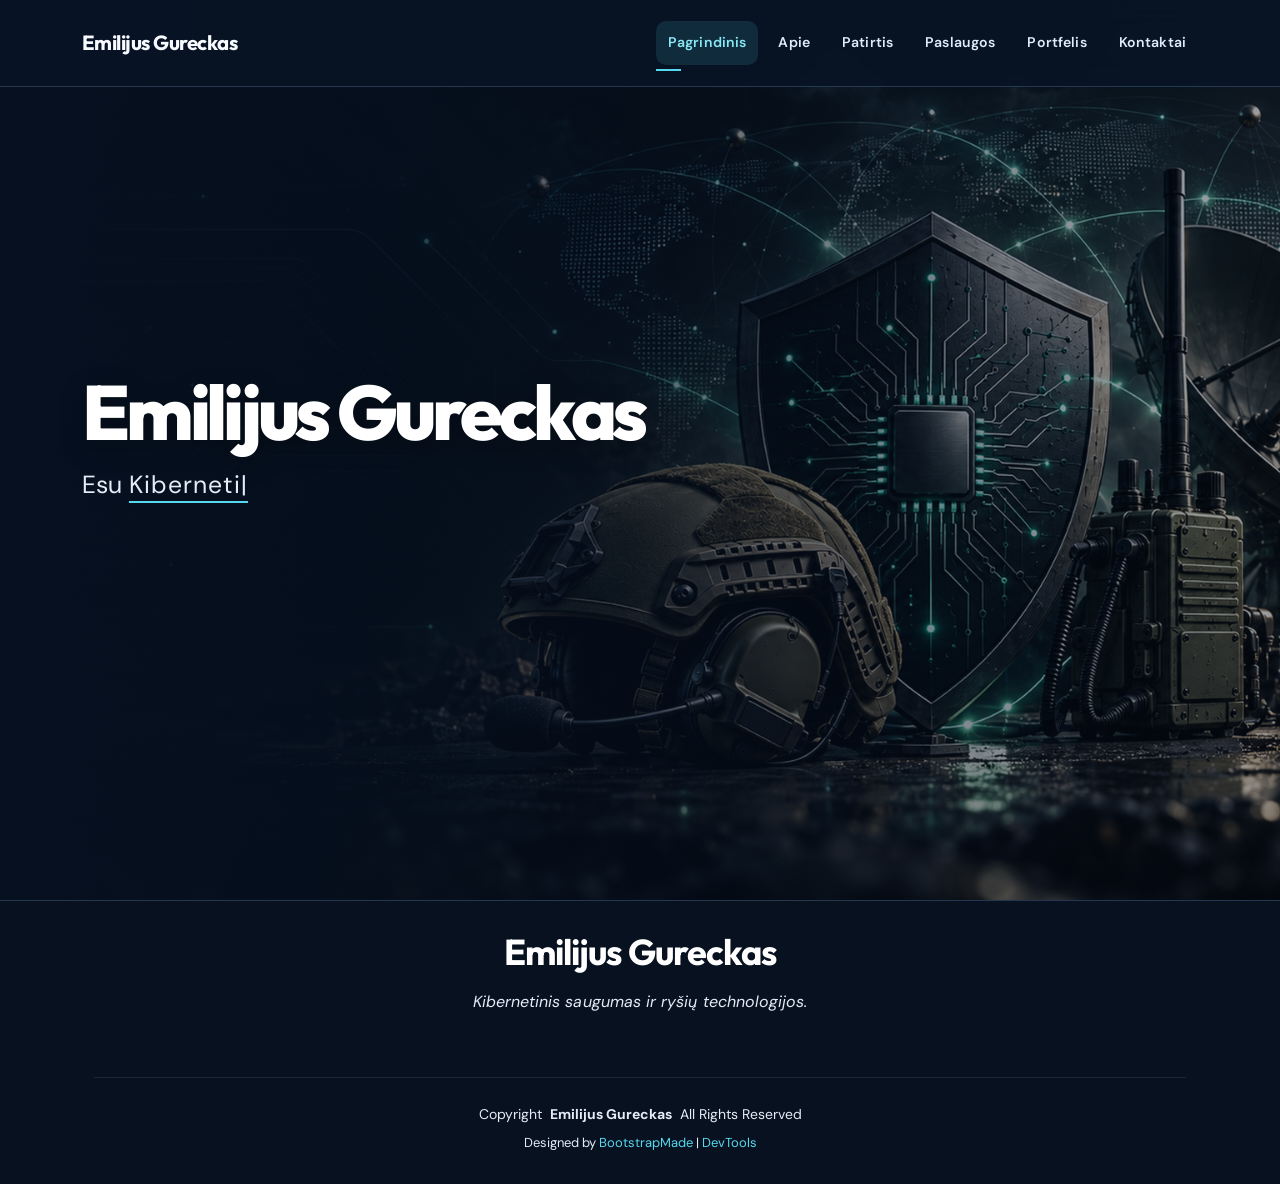
<file: index.html>
<!DOCTYPE html>

<html lang="lt">
<head>
<meta charset="utf-8"/>
<meta content="width=device-width, initial-scale=1.0" name="viewport"/>
<title>Mano CV</title>
<meta content="Emilijus Gureckas" name="author"/>
<meta content="Emilijus Gureckas CV puslapis." name="description"/>
<meta content="" name="keywords"/>
<link href="assets/img/favicon.png" rel="icon"/>
<link href="assets/img/apple-touch-icon.png" rel="apple-touch-icon"/>
<link href="https://fonts.googleapis.com" rel="preconnect"/>
<link crossorigin="" href="https://fonts.gstatic.com" rel="preconnect"/>
<link href="https://fonts.googleapis.com/css2?family=Roboto:ital,wght@0,100;0,300;0,400;0,500;0,700;0,900;1,100;1,300;1,400;1,500;1,700;1,900&amp;family=Poppins:ital,wght@0,100;0,200;0,300;0,400;0,500;0,600;0,700;0,800;0,900;1,100;1,200;1,300;1,400;1,500;1,600;1,700;1,800;1,900&amp;family=Raleway:ital,wght@0,100;0,200;0,300;0,400;0,500;0,600;0,700;0,800;0,900;1,100;1,200;1,300;1,400;1,500;1,600;1,700;1,800;1,900&amp;display=swap" rel="stylesheet"/>
<link href="assets/vendor/bootstrap/css/bootstrap.min.css" rel="stylesheet"/>
<link href="assets/vendor/bootstrap-icons/bootstrap-icons.css" rel="stylesheet"/>
<link href="assets/vendor/aos/aos.css" rel="stylesheet"/>
<link href="assets/vendor/swiper/swiper-bundle.min.css" rel="stylesheet"/>
<link href="assets/vendor/glightbox/css/glightbox.min.css" rel="stylesheet"/>
<link href="assets/css/main.css" rel="stylesheet"/>
<link href="assets/css/custom.css" rel="stylesheet"/>
</head>
<body class="index-page">
<header class="header d-flex align-items-center fixed-top" id="header">
<div class="container-fluid container-xl position-relative d-flex align-items-center justify-content-between">
<a class="logo d-flex align-items-center" href="index.html">
<h1 class="sitename">Emilijus Gureckas</h1>
</a>
<nav class="navmenu" id="navmenu">
<ul>
<li><a class="active" href="index.html">Pagrindinis</a></li>
<li><a href="about.html">Apie</a></li>
<li><a href="resume.html">Patirtis</a></li>
<li><a href="services.html">Paslaugos</a></li>
<li><a href="portfolio.html">Portfelis</a></li>
<li><a href="contact.html">Kontaktai</a></li>
</ul>
<i class="mobile-nav-toggle d-xl-none bi bi-list"></i>
</nav>
</div>
</header>
<main class="main">
<section class="hero section dark-background" id="hero">
<img alt="Svetainės iliustracija" data-aos="fade-in" src="assets/img/hero-bg.png"/>
<div class="container" data-aos="zoom-out" data-aos-delay="100">
<h2>Emilijus Gureckas</h2>
<p>Esu <span class="typed" data-typed-items="Kibernetinio saugumo ir ryšių technologijų studentas"></span><span class="typed-cursor typed-cursor--blink"></span></p>
<div class="social-links">
</div>
</div>
</section>
</main>
<footer class="footer dark-background" id="footer">
<div class="container">
<h3 class="sitename">Emilijus Gureckas</h3>
<p>Kibernetinis saugumas ir ryšių technologijos.</p>
<div class="social-links d-flex justify-content-center">
</div>
<div class="container">
<div class="copyright">
<span>Copyright</span> <strong class="px-1 sitename">Emilijus Gureckas</strong> <span>All Rights Reserved</span>
</div>
<div class="credits">

          
          
          Designed by <a href="https://bootstrapmade.com/">BootstrapMade</a> | <a href="https://bootstrapmade.com/tools/">DevTools</a>
</div>
</div>
</div>
</footer>
<a class="scroll-top d-flex align-items-center justify-content-center" href="#" id="scroll-top"><i class="bi bi-arrow-up-short"></i></a>
<div id="preloader"></div>
<script src="assets/vendor/bootstrap/js/bootstrap.bundle.min.js"></script>
<script src="assets/vendor/php-email-form/validate.js"></script>
<script src="assets/vendor/aos/aos.js"></script>
<script src="assets/vendor/typed.js/typed.umd.js"></script>
<script src="assets/vendor/purecounter/purecounter_vanilla.js"></script>
<script src="assets/vendor/waypoints/noframework.waypoints.js"></script>
<script src="assets/vendor/swiper/swiper-bundle.min.js"></script>
<script src="assets/vendor/glightbox/js/glightbox.min.js"></script>
<script src="assets/vendor/imagesloaded/imagesloaded.pkgd.min.js"></script>
<script src="assets/vendor/isotope-layout/isotope.pkgd.min.js"></script>
<script src="assets/js/main.js"></script>
</body>
</html>
</file>
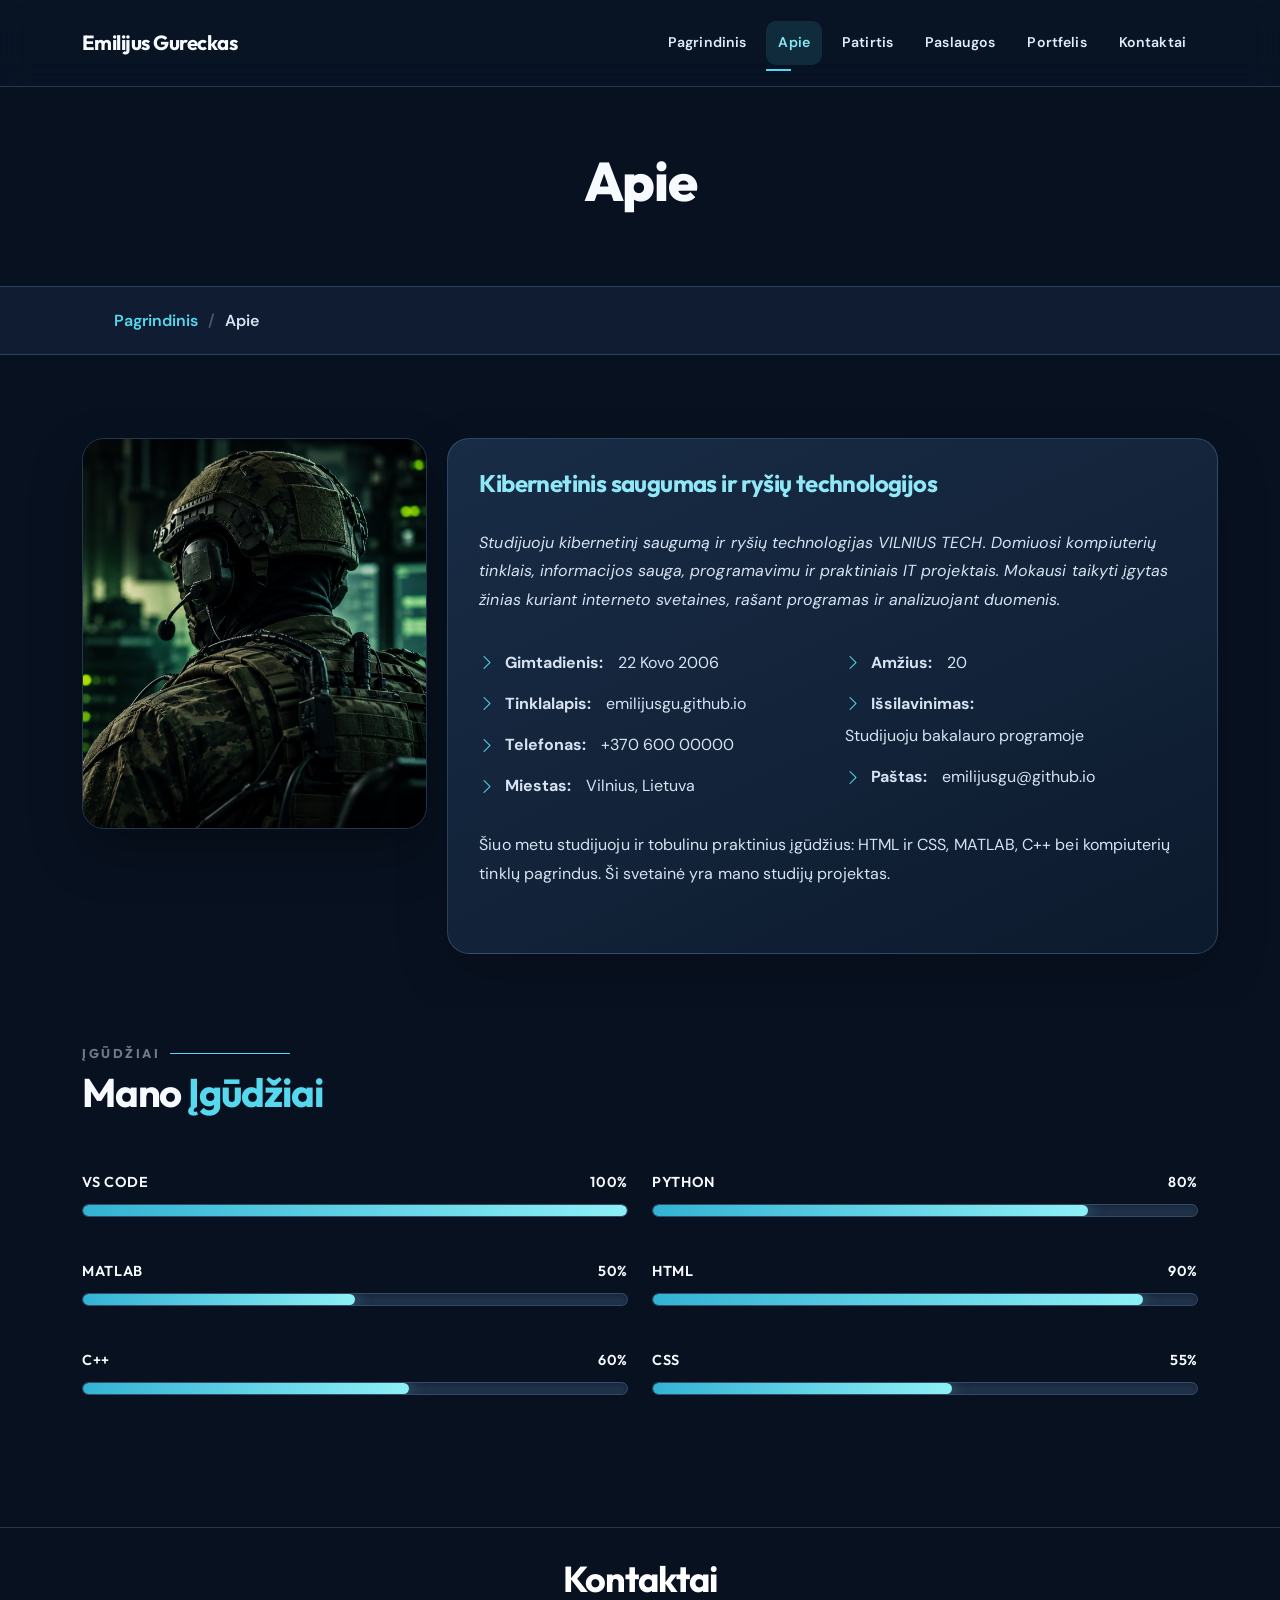
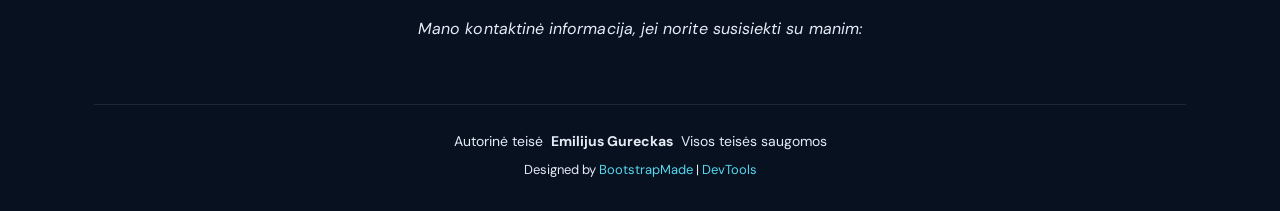
<file: about.html>
<!DOCTYPE html>

<html lang="lt">
<head>
<meta charset="utf-8"/>
<meta content="width=device-width, initial-scale=1.0" name="viewport"/>
<title>Apie – Emilijus Gureckas</title>
<meta content="" name="author"/>
<meta content="" name="description"/>
<meta content="" name="keywords"/>
<link href="assets/img/favicon.png" rel="icon"/>
<link href="assets/img/apple-touch-icon.png" rel="apple-touch-icon"/>
<link href="https://fonts.googleapis.com" rel="preconnect"/>
<link crossorigin="" href="https://fonts.gstatic.com" rel="preconnect"/>
<link href="https://fonts.googleapis.com/css2?family=Roboto:ital,wght@0,100;0,300;0,400;0,500;0,700;0,900;1,100;1,300;1,400;1,500;1,700;1,900&amp;family=Poppins:ital,wght@0,100;0,200;0,300;0,400;0,500;0,600;0,700;0,800;0,900;1,100;1,200;1,300;1,400;1,500;1,600;1,700;1,800;1,900&amp;family=Raleway:ital,wght@0,100;0,200;0,300;0,400;0,500;0,600;0,700;0,800;0,900;1,100;1,200;1,300;1,400;1,500;1,600;1,700;1,800;1,900&amp;display=swap" rel="stylesheet"/>
<link href="assets/vendor/bootstrap/css/bootstrap.min.css" rel="stylesheet"/>
<link href="assets/vendor/bootstrap-icons/bootstrap-icons.css" rel="stylesheet"/>
<link href="assets/vendor/aos/aos.css" rel="stylesheet"/>
<link href="assets/vendor/swiper/swiper-bundle.min.css" rel="stylesheet"/>
<link href="assets/vendor/glightbox/css/glightbox.min.css" rel="stylesheet"/>
<link href="assets/css/main.css" rel="stylesheet"/>
<link href="assets/css/custom.css" rel="stylesheet"/>
</head>
<body class="about-page">
<header class="header d-flex align-items-center fixed-top" id="header">
<div class="container-fluid container-xl position-relative d-flex align-items-center justify-content-between">
<a class="logo d-flex align-items-center" href="index.html">
<h1 class="sitename">Emilijus Gureckas</h1>
</a>
<nav class="navmenu" id="navmenu">
<ul>
<li><a href="index.html">Pagrindinis</a></li>
<li><a class="active" href="about.html">Apie</a></li>
<li><a href="resume.html">Patirtis</a></li>
<li><a href="services.html">Paslaugos</a></li>
<li><a href="portfolio.html">Portfelis</a></li>
<li><a href="contact.html">Kontaktai</a></li>
</ul>
<i class="mobile-nav-toggle d-xl-none bi bi-list"></i>
</nav>
</div>
</header>
<main class="main">
<div class="page-title" data-aos="fade">
<div class="heading">
<div class="container">
<div class="row d-flex justify-content-center text-center">
<div class="col-lg-8">
<h1>Apie</h1>
</div>
</div>
</div>
</div>
<nav class="breadcrumbs">
<div class="container">
<ol>
<li><a href="index.html">Pagrindinis</a></li>
<li class="current">Apie</li>
</ol>
</div>
</nav>
</div>
<section class="about section" id="about">
<div class="container" data-aos="fade-up" data-aos-delay="100">
<div class="row gy-4 justify-content-center">
<div class="col-lg-4">
<img alt="Emilijaus Gurecko profilio nuotrauka" class="img-fluid" src="assets/img/profile-img.png"/>
</div>
<div class="col-lg-8 content">
<h2>Kibernetinis saugumas ir ryšių technologijos</h2>
<p class="fst-italic py-3">
              Studijuoju kibernetinį saugumą ir ryšių technologijas VILNIUS TECH. Domiuosi kompiuterių tinklais, informacijos sauga, programavimu ir praktiniais IT projektais. Mokausi taikyti įgytas žinias kuriant interneto svetaines, rašant programas ir analizuojant duomenis.
            </p>
<div class="row">
<div class="col-lg-6">
<ul>
<li><i class="bi bi-chevron-right"></i> <strong>Gimtadienis:</strong> <span>22 Kovo 2006</span></li>
<li><i class="bi bi-chevron-right"></i> <strong>Tinklalapis:</strong> <span>emilijusgu.github.io</span></li>
<li><i class="bi bi-chevron-right"></i> <strong>Telefonas:</strong> <span>+370 600 00000</span></li>
<li><i class="bi bi-chevron-right"></i> <strong>Miestas:</strong> <span>Vilnius, Lietuva</span></li>
</ul>
</div>
<div class="col-lg-6">
<ul>
<li><i class="bi bi-chevron-right"></i> <strong>Amžius:</strong> <span>20</span></li>
<li><i class="bi bi-chevron-right"></i> <strong>Išsilavinimas:</strong> <span>Studijuoju bakalauro programoje</span></li>
<li><i class="bi bi-chevron-right"></i> <strong>Paštas:</strong> <span>emilijusgu@github.io</span></li>
</ul>
</div>
</div>
<p class="py-3">
              Šiuo metu studijuoju ir tobulinu praktinius įgūdžius: HTML ir CSS, MATLAB, C++ bei kompiuterių tinklų pagrindus. Ši svetainė yra mano studijų projektas.
            </p>
</div>
</div>
</div>
</section>
<section class="skills section" id="skills">
<div class="container section-title" data-aos="fade-up">
<h2>Įgūdžiai</h2>
<div><span>Mano</span> <span class="description-title">Įgūdžiai</span></div>
</div>
<div class="container" data-aos="fade-up" data-aos-delay="100">
<div class="row skills-content skills-animation">
<div class="col-lg-6">
<div class="progress">
<span class="skill"><span>VS CODE</span> <i class="val">100%</i></span>
<div class="progress-bar-wrap">
<div aria-valuemax="100" aria-valuemin="0" aria-valuenow="100" class="progress-bar" role="progressbar"></div>
</div>
</div>
<div class="progress">
<span class="skill"><span>MATLAB</span> <i class="val">50%</i></span>
<div class="progress-bar-wrap">
<div aria-valuemax="100" aria-valuemin="0" aria-valuenow="50" class="progress-bar" role="progressbar"></div>
</div>
</div>
<div class="progress">
<span class="skill"><span>C++</span> <i class="val">60%</i></span>
<div class="progress-bar-wrap">
<div aria-valuemax="100" aria-valuemin="0" aria-valuenow="60" class="progress-bar" role="progressbar"></div>
</div>
</div>
</div>
<div class="col-lg-6">
<div class="progress">
<span class="skill"><span>PYTHON</span> <i class="val">80%</i></span>
<div class="progress-bar-wrap">
<div aria-valuemax="100" aria-valuemin="0" aria-valuenow="80" class="progress-bar" role="progressbar"></div>
</div>
</div>
<div class="progress">
<span class="skill"><span>HTML</span> <i class="val">90%</i></span>
<div class="progress-bar-wrap">
<div aria-valuemax="100" aria-valuemin="0" aria-valuenow="90" class="progress-bar" role="progressbar"></div>
</div>
</div>
<div class="progress">
<span class="skill"><span>CSS</span> <i class="val">55%</i></span>
<div class="progress-bar-wrap">
<div aria-valuemax="100" aria-valuemin="0" aria-valuenow="55" class="progress-bar" role="progressbar"></div>
</div>
</div>
</div>
</div>
</div>
</section>
</main>
<footer class="footer dark-background" id="footer">
<div class="container">
<h3 class="sitename">Kontaktai</h3>
<p>Mano kontaktinė informacija, jei norite susisiekti su manim:</p>
<div class="social-links d-flex justify-content-center">
</div>
<div class="container">
<div class="copyright">
<span>Autorinė teisė</span> <strong class="px-1 sitename">Emilijus Gureckas</strong> <span>Visos teisės saugomos</span>
</div>
<div class="credits">

          
          
          Designed by <a href="https://bootstrapmade.com/">BootstrapMade</a> | <a href="https://bootstrapmade.com/tools/">DevTools</a>
</div>
</div>
</div>
</footer>
<a class="scroll-top d-flex align-items-center justify-content-center" href="#" id="scroll-top"><i class="bi bi-arrow-up-short"></i></a>
<div id="preloader"></div>
<script src="assets/vendor/bootstrap/js/bootstrap.bundle.min.js"></script>
<script src="assets/vendor/php-email-form/validate.js"></script>
<script src="assets/vendor/aos/aos.js"></script>
<script src="assets/vendor/typed.js/typed.umd.js"></script>
<script src="assets/vendor/purecounter/purecounter_vanilla.js"></script>
<script src="assets/vendor/waypoints/noframework.waypoints.js"></script>
<script src="assets/vendor/swiper/swiper-bundle.min.js"></script>
<script src="assets/vendor/glightbox/js/glightbox.min.js"></script>
<script src="assets/vendor/imagesloaded/imagesloaded.pkgd.min.js"></script>
<script src="assets/vendor/isotope-layout/isotope.pkgd.min.js"></script>
<script src="assets/js/main.js"></script>
</body>
</html>
</file>
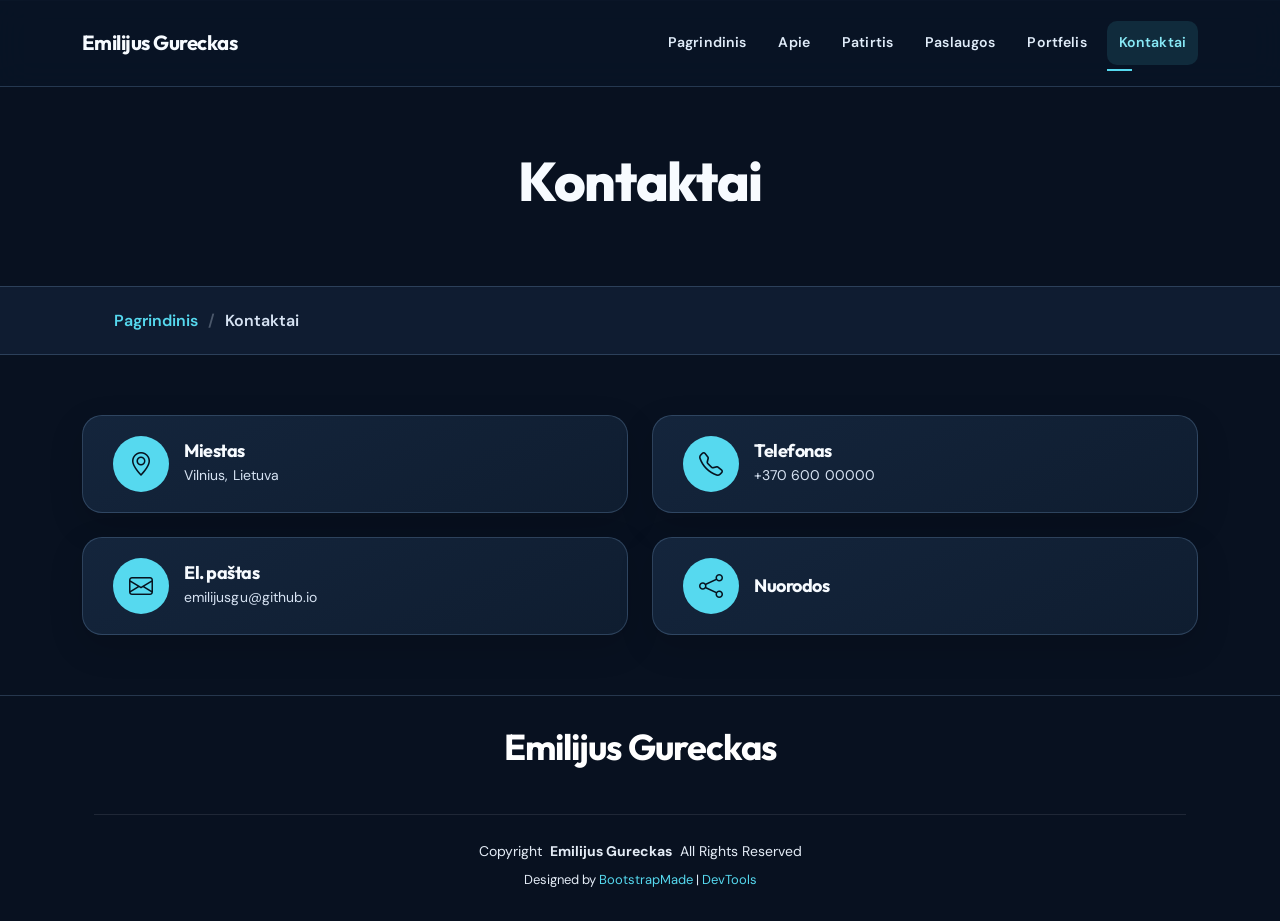
<file: contact.html>
<!DOCTYPE html>

<html lang="lt">
<head>
<meta charset="utf-8"/>
<meta content="width=device-width, initial-scale=1.0" name="viewport"/>
<title>Kontaktai – Emilijus Gureckas</title>
<meta content="" name="description"/>
<meta content="" name="keywords"/>
<link href="assets/img/favicon.png" rel="icon"/>
<link href="assets/img/apple-touch-icon.png" rel="apple-touch-icon"/>
<link href="https://fonts.googleapis.com" rel="preconnect"/>
<link crossorigin="" href="https://fonts.gstatic.com" rel="preconnect"/>
<link href="https://fonts.googleapis.com/css2?family=Roboto:ital,wght@0,100;0,300;0,400;0,500;0,700;0,900;1,100;1,300;1,400;1,500;1,700;1,900&amp;family=Poppins:ital,wght@0,100;0,200;0,300;0,400;0,500;0,600;0,700;0,800;0,900;1,100;1,200;1,300;1,400;1,500;1,600;1,700;1,800;1,900&amp;family=Raleway:ital,wght@0,100;0,200;0,300;0,400;0,500;0,600;0,700;0,800;0,900;1,100;1,200;1,300;1,400;1,500;1,600;1,700;1,800;1,900&amp;display=swap" rel="stylesheet"/>
<link href="assets/vendor/bootstrap/css/bootstrap.min.css" rel="stylesheet"/>
<link href="assets/vendor/bootstrap-icons/bootstrap-icons.css" rel="stylesheet"/>
<link href="assets/vendor/aos/aos.css" rel="stylesheet"/>
<link href="assets/vendor/swiper/swiper-bundle.min.css" rel="stylesheet"/>
<link href="assets/vendor/glightbox/css/glightbox.min.css" rel="stylesheet"/>
<link href="assets/css/main.css" rel="stylesheet"/>
<link href="assets/css/custom.css" rel="stylesheet"/>
</head>
<body class="contact-page">
<header class="header d-flex align-items-center fixed-top" id="header">
<div class="container-fluid container-xl position-relative d-flex align-items-center justify-content-between">
<a class="logo d-flex align-items-center" href="index.html">
<h1 class="sitename">Emilijus Gureckas</h1>
</a>
<nav class="navmenu" id="navmenu">
<ul>
<li><a href="index.html">Pagrindinis</a></li>
<li><a href="about.html">Apie</a></li>
<li><a href="resume.html">Patirtis</a></li>
<li><a href="services.html">Paslaugos</a></li>
<li><a href="portfolio.html">Portfelis</a></li>
<li><a class="active" href="contact.html">Kontaktai</a></li>
</ul>
<i class="mobile-nav-toggle d-xl-none bi bi-list"></i>
</nav>
</div>
</header>
<main class="main">
<div class="page-title" data-aos="fade">
<div class="heading">
<div class="container">
<div class="row d-flex justify-content-center text-center">
<div class="col-lg-8">
<h1>Kontaktai</h1>
</div>
</div>
</div>
</div>
<nav class="breadcrumbs">
<div class="container">
<ol>
<li><a href="index.html">Pagrindinis</a></li>
<li class="current">Kontaktai</li>
</ol>
</div>
</nav>
</div>
<section class="contact section" id="contact">
<div class="container" data-aos="fade-up" data-aos-delay="100">
<div class="row gy-4">
<div class="col-md-6">
<div class="info-item d-flex align-items-center" data-aos="fade-up" data-aos-delay="200">
<i class="icon bi bi-geo-alt flex-shrink-0"></i>
<div>
<h3>Miestas</h3>
<p>Vilnius, Lietuva</p>
</div>
</div>
</div>
<div class="col-md-6">
<div class="info-item d-flex align-items-center" data-aos="fade-up" data-aos-delay="300">
<i class="icon bi bi-telephone flex-shrink-0"></i>
<div>
<h3>Telefonas</h3>
<p>+370 600 00000</p>
</div>
</div>
</div>
<div class="col-md-6">
<div class="info-item d-flex align-items-center" data-aos="fade-up" data-aos-delay="400">
<i class="icon bi bi-envelope flex-shrink-0"></i>
<div>
<h3>El. paštas</h3>
<p>emilijusgu@github.io</p>
</div>
</div>
</div>
<div class="col-md-6">
<div class="info-item d-flex align-items-center" data-aos="fade-up" data-aos-delay="500">
<i class="icon bi bi-share flex-shrink-0"></i>
<div>
<h3>Nuorodos</h3>
<div class="social-links">
</div>
</div>
</div>
</div>
</div>
</div>
</section>
</main>
<footer class="footer dark-background" id="footer">
<div class="container">
<h3 class="sitename">Emilijus Gureckas</h3>

<div class="social-links d-flex justify-content-center">
</div>
<div class="container">
<div class="copyright">
<span>Copyright</span> <strong class="px-1 sitename">Emilijus Gureckas</strong> <span>All Rights Reserved</span>
</div>
<div class="credits">

          
          
          Designed by <a href="https://bootstrapmade.com/">BootstrapMade</a> | <a href="https://bootstrapmade.com/tools/">DevTools</a>
</div>
</div>
</div>
</footer>
<a class="scroll-top d-flex align-items-center justify-content-center" href="#" id="scroll-top"><i class="bi bi-arrow-up-short"></i></a>
<div id="preloader"></div>
<script src="assets/vendor/bootstrap/js/bootstrap.bundle.min.js"></script>
<script src="assets/vendor/php-email-form/validate.js"></script>
<script src="assets/vendor/aos/aos.js"></script>
<script src="assets/vendor/typed.js/typed.umd.js"></script>
<script src="assets/vendor/purecounter/purecounter_vanilla.js"></script>
<script src="assets/vendor/waypoints/noframework.waypoints.js"></script>
<script src="assets/vendor/swiper/swiper-bundle.min.js"></script>
<script src="assets/vendor/glightbox/js/glightbox.min.js"></script>
<script src="assets/vendor/imagesloaded/imagesloaded.pkgd.min.js"></script>
<script src="assets/vendor/isotope-layout/isotope.pkgd.min.js"></script>
<script src="assets/js/main.js"></script>
</body>
</html>
</file>
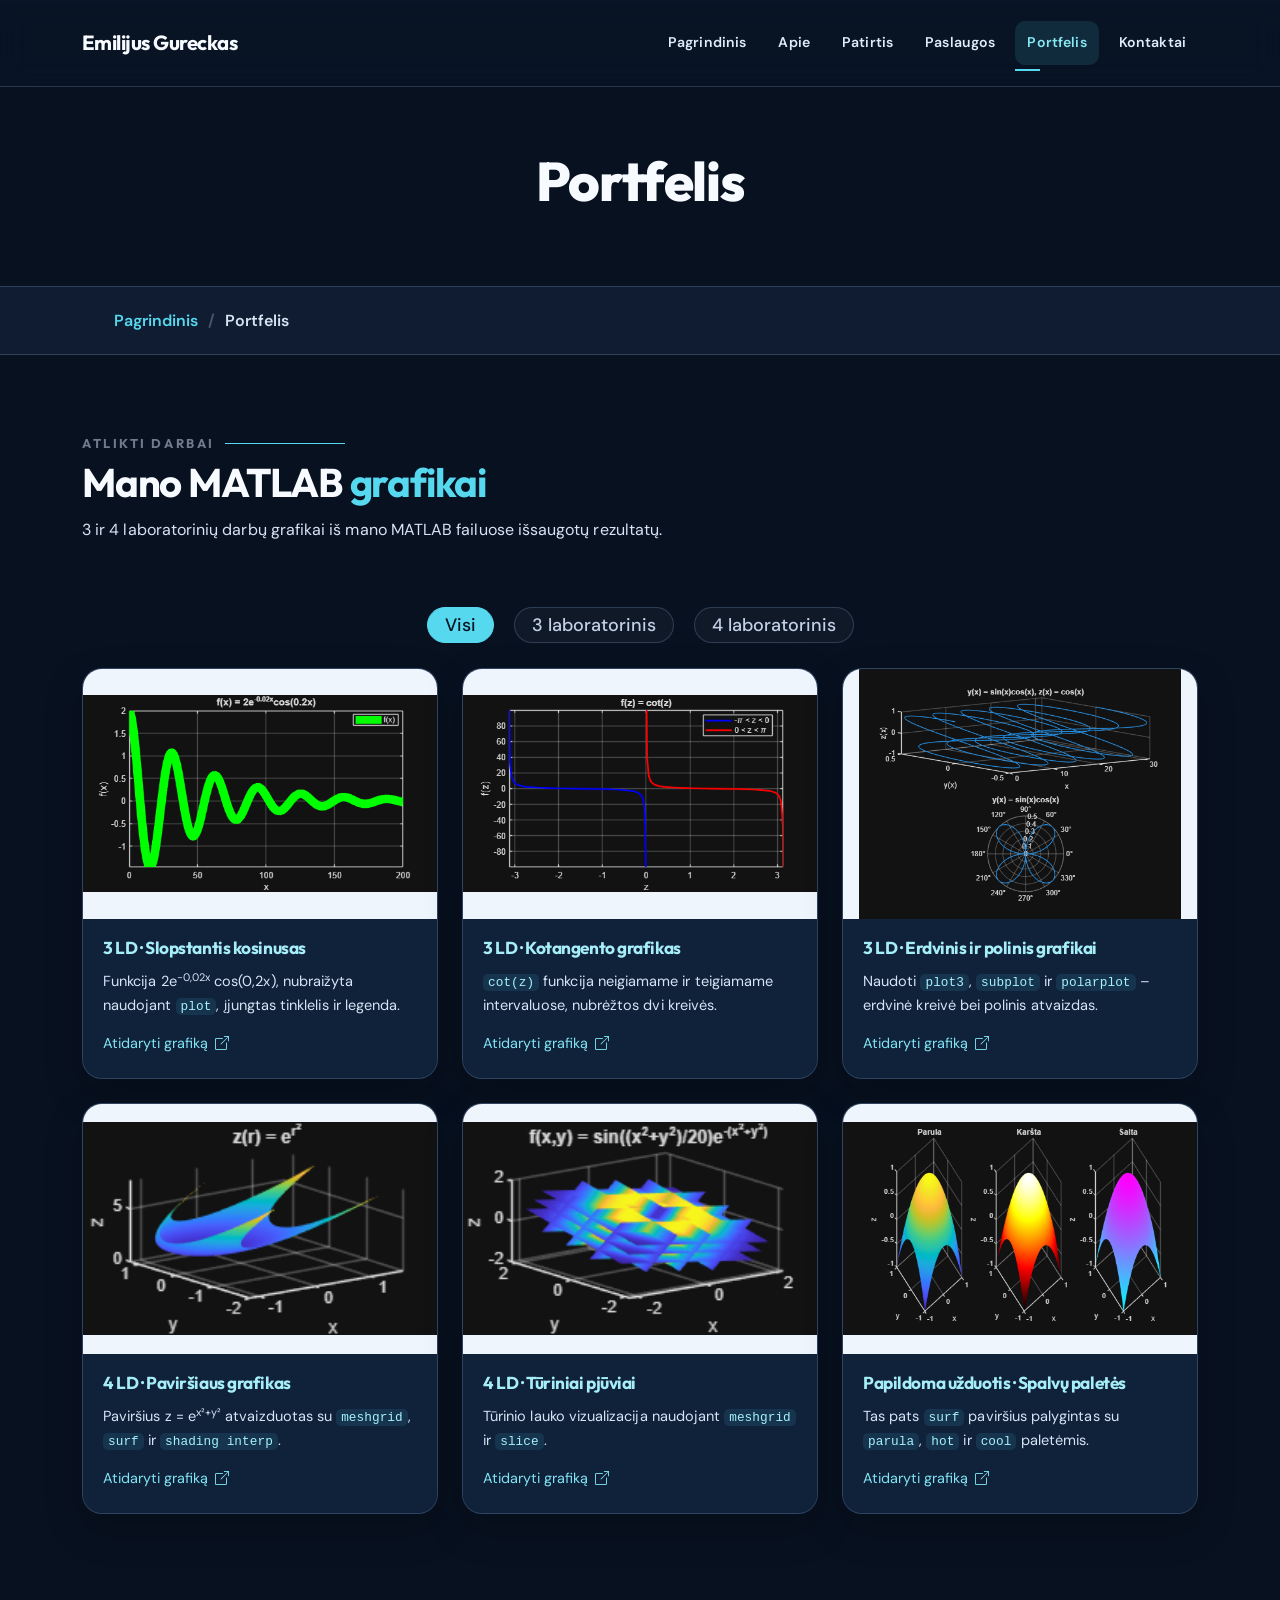
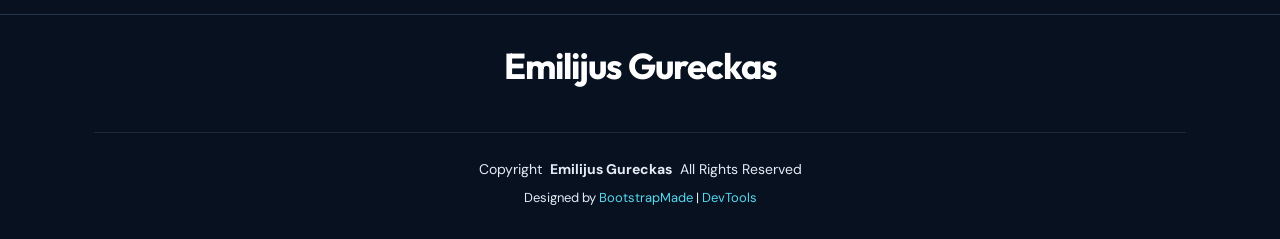
<file: portfolio.html>
<!DOCTYPE html>

<html lang="lt">
<head>
<meta charset="utf-8"/>
<meta content="width=device-width, initial-scale=1.0" name="viewport"/>
<title>Portfelis – Emilijus Gureckas</title>
<meta content="" name="description"/>
<meta content="" name="keywords"/>
<link href="assets/img/favicon.png" rel="icon"/>
<link href="assets/img/apple-touch-icon.png" rel="apple-touch-icon"/>
<link href="https://fonts.googleapis.com" rel="preconnect"/>
<link crossorigin="" href="https://fonts.gstatic.com" rel="preconnect"/>
<link href="https://fonts.googleapis.com/css2?family=Roboto:ital,wght@0,100;0,300;0,400;0,500;0,700;0,900;1,100;1,300;1,400;1,500;1,700;1,900&amp;family=Poppins:ital,wght@0,100;0,200;0,300;0,400;0,500;0,600;0,700;0,800;0,900;1,100;1,200;1,300;1,400;1,500;1,600;1,700;1,800;1,900&amp;family=Raleway:ital,wght@0,100;0,200;0,300;0,400;0,500;0,600;0,700;0,800;0,900;1,100;1,200;1,300;1,400;1,500;1,600;1,700;1,800;1,900&amp;display=swap" rel="stylesheet"/>
<link href="assets/vendor/bootstrap/css/bootstrap.min.css" rel="stylesheet"/>
<link href="assets/vendor/bootstrap-icons/bootstrap-icons.css" rel="stylesheet"/>
<link href="assets/vendor/aos/aos.css" rel="stylesheet"/>
<link href="assets/vendor/swiper/swiper-bundle.min.css" rel="stylesheet"/>
<link href="assets/vendor/glightbox/css/glightbox.min.css" rel="stylesheet"/>
<link href="assets/css/main.css" rel="stylesheet"/>
<link href="assets/css/custom.css" rel="stylesheet"/>
</head>
<body class="portfolio-page">
<header class="header d-flex align-items-center fixed-top" id="header">
<div class="container-fluid container-xl position-relative d-flex align-items-center justify-content-between">
<a class="logo d-flex align-items-center" href="index.html">
<h1 class="sitename">Emilijus Gureckas</h1>
</a>
<nav class="navmenu" id="navmenu">
<ul>
<li><a href="index.html">Pagrindinis</a></li>
<li><a href="about.html">Apie</a></li>
<li><a href="resume.html">Patirtis</a></li>
<li><a href="services.html">Paslaugos</a></li>
<li><a class="active" href="portfolio.html">Portfelis</a></li>
<li><a href="contact.html">Kontaktai</a></li>
</ul>
<i class="mobile-nav-toggle d-xl-none bi bi-list"></i>
</nav>
</div>
</header>
<main class="main">
<div class="page-title" data-aos="fade">
<div class="heading">
<div class="container">
<div class="row d-flex justify-content-center text-center">
<div class="col-lg-8">
<h1>Portfelis</h1>
</div>
</div>
</div>
</div>
<nav class="breadcrumbs">
<div class="container">
<ol>
<li><a href="index.html">Pagrindinis</a></li>
<li class="current">Portfelis</li>
</ol>
</div>
</nav>
</div>
<section class="portfolio section" id="portfolio">
<div class="container isotope-layout" data-default-filter="*" data-layout="masonry" data-sort="original-order">
<div class="section-title" data-aos="fade-up"><h2>Atlikti darbai</h2><div><span>Mano MATLAB</span> <span class="description-title">grafikai</span></div><p>3 ir 4 laboratorinių darbų grafikai iš mano MATLAB failuose išsaugotų rezultatų.</p></div>
<ul aria-label="Filtruoti laboratorinius darbus" class="portfolio-filters isotope-filters"><li aria-label="Rodyti visus grafikus" class="filter-active" data-filter="*" role="button" tabindex="0">Visi</li><li data-filter=".filter-ld3" role="button" tabindex="0">3 laboratorinis</li><li data-filter=".filter-ld4" role="button" tabindex="0">4 laboratorinis</li></ul>
<div class="row gy-4 isotope-container" data-aos="fade-up" data-aos-delay="100"><div class="col-lg-4 col-md-6 portfolio-item isotope-item filter-ld3">
<article class="portfolio-content h-100">
<a aria-label="Padidinti grafiką: 3 LD · Slopstantis kosinusas" class="glightbox portfolio-figure" data-gallery="portfolio-gallery-ld" href="assets/img/matlab/LD3_grafikas_1.png" title="3 LD · Slopstantis kosinusas"><img alt="3 laboratorinio darbo slopstančio kosinuso MATLAB grafikas" class="img-fluid" loading="lazy" src="assets/img/matlab/LD3_grafikas_1.png"/></a>
<div class="portfolio-info"><h4>3 LD · Slopstantis kosinusas</h4><p>Funkcija 2e<sup>−0,02x</sup> cos(0,2x), nubraižyta naudojant <code>plot</code>, įjungtas tinklelis ir legenda.</p><a aria-label="Atidaryti grafiką naujame lange" class="portfolio-open" href="assets/img/matlab/LD3_grafikas_1.png" rel="noopener" target="_blank">Atidaryti grafiką <i class="bi bi-box-arrow-up-right"></i></a></div>
</article>
</div><div class="col-lg-4 col-md-6 portfolio-item isotope-item filter-ld3">
<article class="portfolio-content h-100">
<a aria-label="Padidinti grafiką: 3 LD · Kotangento grafikas" class="glightbox portfolio-figure" data-gallery="portfolio-gallery-ld" href="assets/img/matlab/LD3_grafikas_2.png" title="3 LD · Kotangento grafikas"><img alt="3 laboratorinio darbo kotangento funkcijos MATLAB grafikas" class="img-fluid" loading="lazy" src="assets/img/matlab/LD3_grafikas_2.png"/></a>
<div class="portfolio-info"><h4>3 LD · Kotangento grafikas</h4><p><code>cot(z)</code> funkcija neigiamame ir teigiamame intervaluose, nubrėžtos dvi kreivės.</p><a aria-label="Atidaryti grafiką naujame lange" class="portfolio-open" href="assets/img/matlab/LD3_grafikas_2.png" rel="noopener" target="_blank">Atidaryti grafiką <i class="bi bi-box-arrow-up-right"></i></a></div>
</article>
</div><div class="col-lg-4 col-md-6 portfolio-item isotope-item filter-ld3">
<article class="portfolio-content h-100">
<a aria-label="Padidinti grafiką: 3 LD · Erdvinis ir polinis grafikai" class="glightbox portfolio-figure" data-gallery="portfolio-gallery-ld" href="assets/img/matlab/LD3_grafikas_3.png" title="3 LD · Erdvinis ir polinis grafikai"><img alt="3 laboratorinio darbo erdvinis ir polinis MATLAB grafikai" class="img-fluid" loading="lazy" src="assets/img/matlab/LD3_grafikas_3.png"/></a>
<div class="portfolio-info"><h4>3 LD · Erdvinis ir polinis grafikai</h4><p>Naudoti <code>plot3</code>, <code>subplot</code> ir <code>polarplot</code> – erdvinė kreivė bei polinis atvaizdas.</p><a aria-label="Atidaryti grafiką naujame lange" class="portfolio-open" href="assets/img/matlab/LD3_grafikas_3.png" rel="noopener" target="_blank">Atidaryti grafiką <i class="bi bi-box-arrow-up-right"></i></a></div>
</article>
</div><div class="col-lg-4 col-md-6 portfolio-item isotope-item filter-ld4">
<article class="portfolio-content h-100">
<a aria-label="Padidinti grafiką: 4 LD · Paviršiaus grafikas" class="glightbox portfolio-figure" data-gallery="portfolio-gallery-ld" href="assets/img/matlab/LD4_grafikas_1.png" title="4 LD · Paviršiaus grafikas"><img alt="4 laboratorinio darbo eksponentinio paviršiaus MATLAB grafikas" class="img-fluid" loading="lazy" src="assets/img/matlab/LD4_grafikas_1.png"/></a>
<div class="portfolio-info"><h4>4 LD · Paviršiaus grafikas</h4><p>Paviršius z = e<sup>x²+y²</sup> atvaizduotas su <code>meshgrid</code>, <code>surf</code> ir <code>shading interp</code>.</p><a aria-label="Atidaryti grafiką naujame lange" class="portfolio-open" href="assets/img/matlab/LD4_grafikas_1.png" rel="noopener" target="_blank">Atidaryti grafiką <i class="bi bi-box-arrow-up-right"></i></a></div>
</article>
</div><div class="col-lg-4 col-md-6 portfolio-item isotope-item filter-ld4">
<article class="portfolio-content h-100">
<a aria-label="Padidinti grafiką: 4 LD · Tūriniai pjūviai" class="glightbox portfolio-figure" data-gallery="portfolio-gallery-ld" href="assets/img/matlab/LD4_grafikas_2.png" title="4 LD · Tūriniai pjūviai"><img alt="4 laboratorinio darbo tūrinio lauko pjūvių MATLAB grafikas" class="img-fluid" loading="lazy" src="assets/img/matlab/LD4_grafikas_2.png"/></a>
<div class="portfolio-info"><h4>4 LD · Tūriniai pjūviai</h4><p>Tūrinio lauko vizualizacija naudojant <code>meshgrid</code> ir <code>slice</code>.</p><a aria-label="Atidaryti grafiką naujame lange" class="portfolio-open" href="assets/img/matlab/LD4_grafikas_2.png" rel="noopener" target="_blank">Atidaryti grafiką <i class="bi bi-box-arrow-up-right"></i></a></div>
</article>
</div><div class="col-lg-4 col-md-6 portfolio-item isotope-item filter-ld4">
<article class="portfolio-content h-100">
<a aria-label="Padidinti grafiką: Papildoma užduotis · Spalvų paletės" class="glightbox portfolio-figure" data-gallery="portfolio-gallery-ld" href="assets/img/matlab/P4_grafikas_3.png" title="Papildoma užduotis · Spalvų paletės"><img alt="Papildomos 4 laboratorinio darbo užduoties parula hot ir cool spalvų palečių palyginimas" class="img-fluid" loading="lazy" src="assets/img/matlab/P4_grafikas_3.png"/></a>
<div class="portfolio-info"><h4>Papildoma užduotis · Spalvų paletės</h4><p>Tas pats <code>surf</code> paviršius palygintas su <code>parula</code>, <code>hot</code> ir <code>cool</code> paletėmis.</p><a aria-label="Atidaryti grafiką naujame lange" class="portfolio-open" href="assets/img/matlab/P4_grafikas_3.png" rel="noopener" target="_blank">Atidaryti grafiką <i class="bi bi-box-arrow-up-right"></i></a></div>
</article>
</div></div>
</div>
</section>
</main>
<footer class="footer dark-background" id="footer">
<div class="container">
<h3 class="sitename">Emilijus Gureckas</h3>

<div class="social-links d-flex justify-content-center">
</div>
<div class="container">
<div class="copyright">
<span>Copyright</span> <strong class="px-1 sitename">Emilijus Gureckas</strong> <span>All Rights Reserved</span>
</div>
<div class="credits">

          
          
          Designed by <a href="https://bootstrapmade.com/">BootstrapMade</a> | <a href="https://bootstrapmade.com/tools/">DevTools</a>
</div>
</div>
</div>
</footer>
<a class="scroll-top d-flex align-items-center justify-content-center" href="#" id="scroll-top"><i class="bi bi-arrow-up-short"></i></a>
<div id="preloader"></div>
<script src="assets/vendor/bootstrap/js/bootstrap.bundle.min.js"></script>
<script src="assets/vendor/php-email-form/validate.js"></script>
<script src="assets/vendor/aos/aos.js"></script>
<script src="assets/vendor/typed.js/typed.umd.js"></script>
<script src="assets/vendor/purecounter/purecounter_vanilla.js"></script>
<script src="assets/vendor/waypoints/noframework.waypoints.js"></script>
<script src="assets/vendor/swiper/swiper-bundle.min.js"></script>
<script src="assets/vendor/glightbox/js/glightbox.min.js"></script>
<script src="assets/vendor/imagesloaded/imagesloaded.pkgd.min.js"></script>
<script src="assets/vendor/isotope-layout/isotope.pkgd.min.js"></script>
<script src="assets/js/main.js"></script>
</body>
</html>
</file>
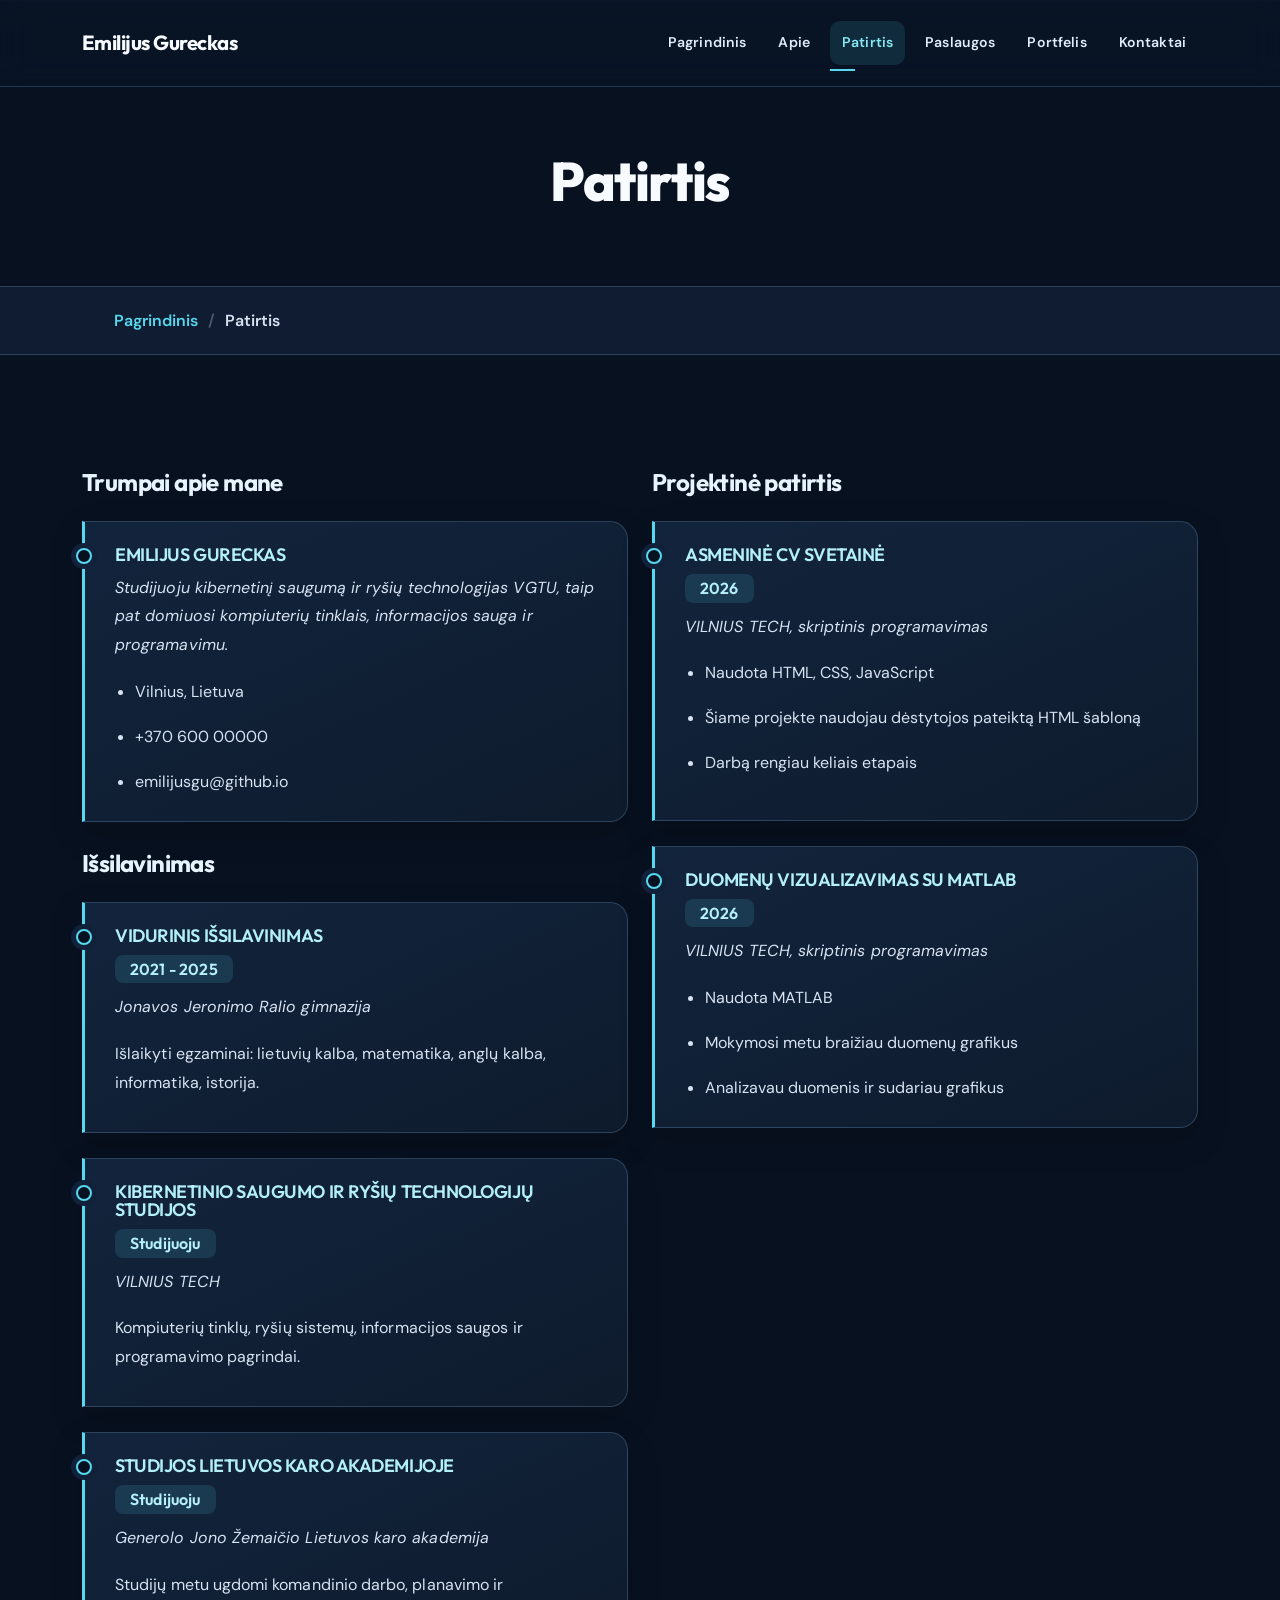
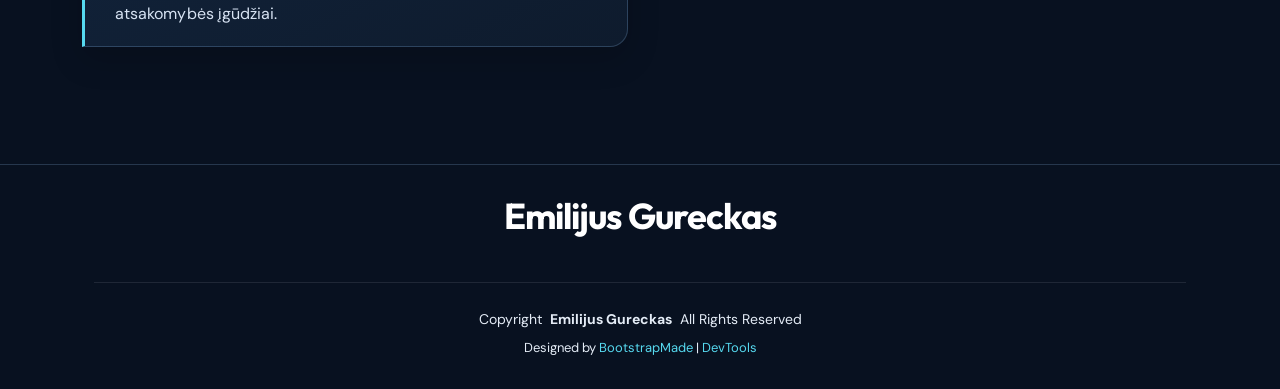
<file: resume.html>
<!DOCTYPE html>

<html lang="lt">
<head>
<meta charset="utf-8"/>
<meta content="width=device-width, initial-scale=1.0" name="viewport"/>
<title>Patirtis – Emilijus Gureckas</title>
<meta content="" name="description"/>
<meta content="" name="keywords"/>
<link href="assets/img/favicon.png" rel="icon"/>
<link href="assets/img/apple-touch-icon.png" rel="apple-touch-icon"/>
<link href="https://fonts.googleapis.com" rel="preconnect"/>
<link crossorigin="" href="https://fonts.gstatic.com" rel="preconnect"/>
<link href="https://fonts.googleapis.com/css2?family=Roboto:ital,wght@0,100;0,300;0,400;0,500;0,700;0,900;1,100;1,300;1,400;1,500;1,700;1,900&amp;family=Poppins:ital,wght@0,100;0,200;0,300;0,400;0,500;0,600;0,700;0,800;0,900;1,100;1,200;1,300;1,400;1,500;1,600;1,700;1,800;1,900&amp;family=Raleway:ital,wght@0,100;0,200;0,300;0,400;0,500;0,600;0,700;0,800;0,900;1,100;1,200;1,300;1,400;1,500;1,600;1,700;1,800;1,900&amp;display=swap" rel="stylesheet"/>
<link href="assets/vendor/bootstrap/css/bootstrap.min.css" rel="stylesheet"/>
<link href="assets/vendor/bootstrap-icons/bootstrap-icons.css" rel="stylesheet"/>
<link href="assets/vendor/aos/aos.css" rel="stylesheet"/>
<link href="assets/vendor/swiper/swiper-bundle.min.css" rel="stylesheet"/>
<link href="assets/vendor/glightbox/css/glightbox.min.css" rel="stylesheet"/>
<link href="assets/css/main.css" rel="stylesheet"/>
<link href="assets/css/custom.css" rel="stylesheet"/>
</head>
<body class="resume-page">
<header class="header d-flex align-items-center fixed-top" id="header">
<div class="container-fluid container-xl position-relative d-flex align-items-center justify-content-between">
<a class="logo d-flex align-items-center" href="index.html">
<h1 class="sitename">Emilijus Gureckas</h1>
</a>
<nav class="navmenu" id="navmenu">
<ul>
<li><a href="index.html">Pagrindinis</a></li>
<li><a href="about.html">Apie</a></li>
<li><a class="active" href="resume.html">Patirtis</a></li>
<li><a href="services.html">Paslaugos</a></li>
<li><a href="portfolio.html">Portfelis</a></li>
<li><a href="contact.html">Kontaktai</a></li>
</ul>
<i class="mobile-nav-toggle d-xl-none bi bi-list"></i>
</nav>
</div>
</header>
<main class="main">
<div class="page-title" data-aos="fade">
<div class="heading">
<div class="container">
<div class="row d-flex justify-content-center text-center">
<div class="col-lg-8">
<h1>Patirtis</h1>
</div>
</div>
</div>
</div>
<nav class="breadcrumbs">
<div class="container">
<ol>
<li><a href="index.html">Pagrindinis</a></li>
<li class="current">Patirtis</li>
</ol>
</div>
</nav>
</div>
<section class="resume section" id="resume">
<div class="container">
<div class="row">
<div class="col-lg-6" data-aos="fade-up" data-aos-delay="100">
<h3 class="resume-title">Trumpai apie mane</h3>
<div class="resume-item pb-0">
<h4>Emilijus Gureckas</h4>
<p><em>Studijuoju kibernetinį saugumą ir ryšių technologijas VGTU, taip pat domiuosi kompiuterių tinklais, informacijos sauga ir programavimu.</em></p>
<ul>
<li>Vilnius, Lietuva</li>
<li>+370 600 00000</li>
<li>emilijusgu@github.io</li>
</ul>
</div>
<h3 class="resume-title">Išsilavinimas</h3>
<div class="resume-item">
<h4>Vidurinis išsilavinimas</h4>
<h5>2021 - 2025</h5>
<p><em>Jonavos Jeronimo Ralio gimnazija</em></p>
<p>Išlaikyti egzaminai: lietuvių kalba, matematika, anglų kalba, informatika, istorija. </p>
</div>
<div class="resume-item"><h4>Kibernetinio saugumo ir ryšių technologijų studijos</h4><h5>Studijuoju</h5>
<p><em>VILNIUS TECH</em></p><p>Kompiuterių tinklų, ryšių sistemų, informacijos saugos ir programavimo pagrindai.</p></div>
<div class="resume-item"><h4>Studijos Lietuvos karo akademijoje</h4><h5>Studijuoju</h5>
<p><em>Generolo Jono Žemaičio Lietuvos karo akademija</em></p><p>Studijų metu ugdomi komandinio darbo, planavimo ir atsakomybės įgūdžiai.</p></div>
</div>
<div class="col-lg-6" data-aos="fade-up" data-aos-delay="200">
<h3 class="resume-title">Projektinė patirtis</h3>
<div class="resume-item">
<h4>Asmeninė CV svetainė</h4>
<h5>2026</h5>
<p><em>VILNIUS TECH, skriptinis programavimas </em></p>
<ul>
<li>Naudota HTML, CSS, JavaScript</li>
<li>Šiame projekte naudojau dėstytojos pateiktą HTML šabloną</li>
<li>Darbą rengiau keliais etapais</li>
</ul>
</div>
<div class="resume-item">
<h4>Duomenų vizualizavimas su MATLAB</h4>
<h5>2026</h5>
<p><em>VILNIUS TECH, skriptinis programavimas</em></p>
<ul>
<li>Naudota MATLAB</li>
<li>Mokymosi metu braižiau duomenų grafikus</li>
<li>Analizavau duomenis ir sudariau grafikus</li>
</ul>
</div>
</div>
</div>
</div>
</section>
</main>
<footer class="footer dark-background" id="footer">
<div class="container">
<h3 class="sitename">Emilijus Gureckas</h3>
<div class="social-links d-flex justify-content-center">
</div>
<div class="container">
<div class="copyright">
<span>Copyright</span> <strong class="px-1 sitename">Emilijus Gureckas</strong> <span>All Rights Reserved</span>
</div>
<div class="credits">

          
          
          Designed by <a href="https://bootstrapmade.com/">BootstrapMade</a> | <a href="https://bootstrapmade.com/tools/">DevTools</a>
</div>
</div>
</div>
</footer>
<a class="scroll-top d-flex align-items-center justify-content-center" href="#" id="scroll-top"><i class="bi bi-arrow-up-short"></i></a>
<div id="preloader"></div>
<script src="assets/vendor/bootstrap/js/bootstrap.bundle.min.js"></script>
<script src="assets/vendor/php-email-form/validate.js"></script>
<script src="assets/vendor/aos/aos.js"></script>
<script src="assets/vendor/typed.js/typed.umd.js"></script>
<script src="assets/vendor/purecounter/purecounter_vanilla.js"></script>
<script src="assets/vendor/waypoints/noframework.waypoints.js"></script>
<script src="assets/vendor/swiper/swiper-bundle.min.js"></script>
<script src="assets/vendor/glightbox/js/glightbox.min.js"></script>
<script src="assets/vendor/imagesloaded/imagesloaded.pkgd.min.js"></script>
<script src="assets/vendor/isotope-layout/isotope.pkgd.min.js"></script>
<script src="assets/js/main.js"></script>
</body>
</html>
</file>
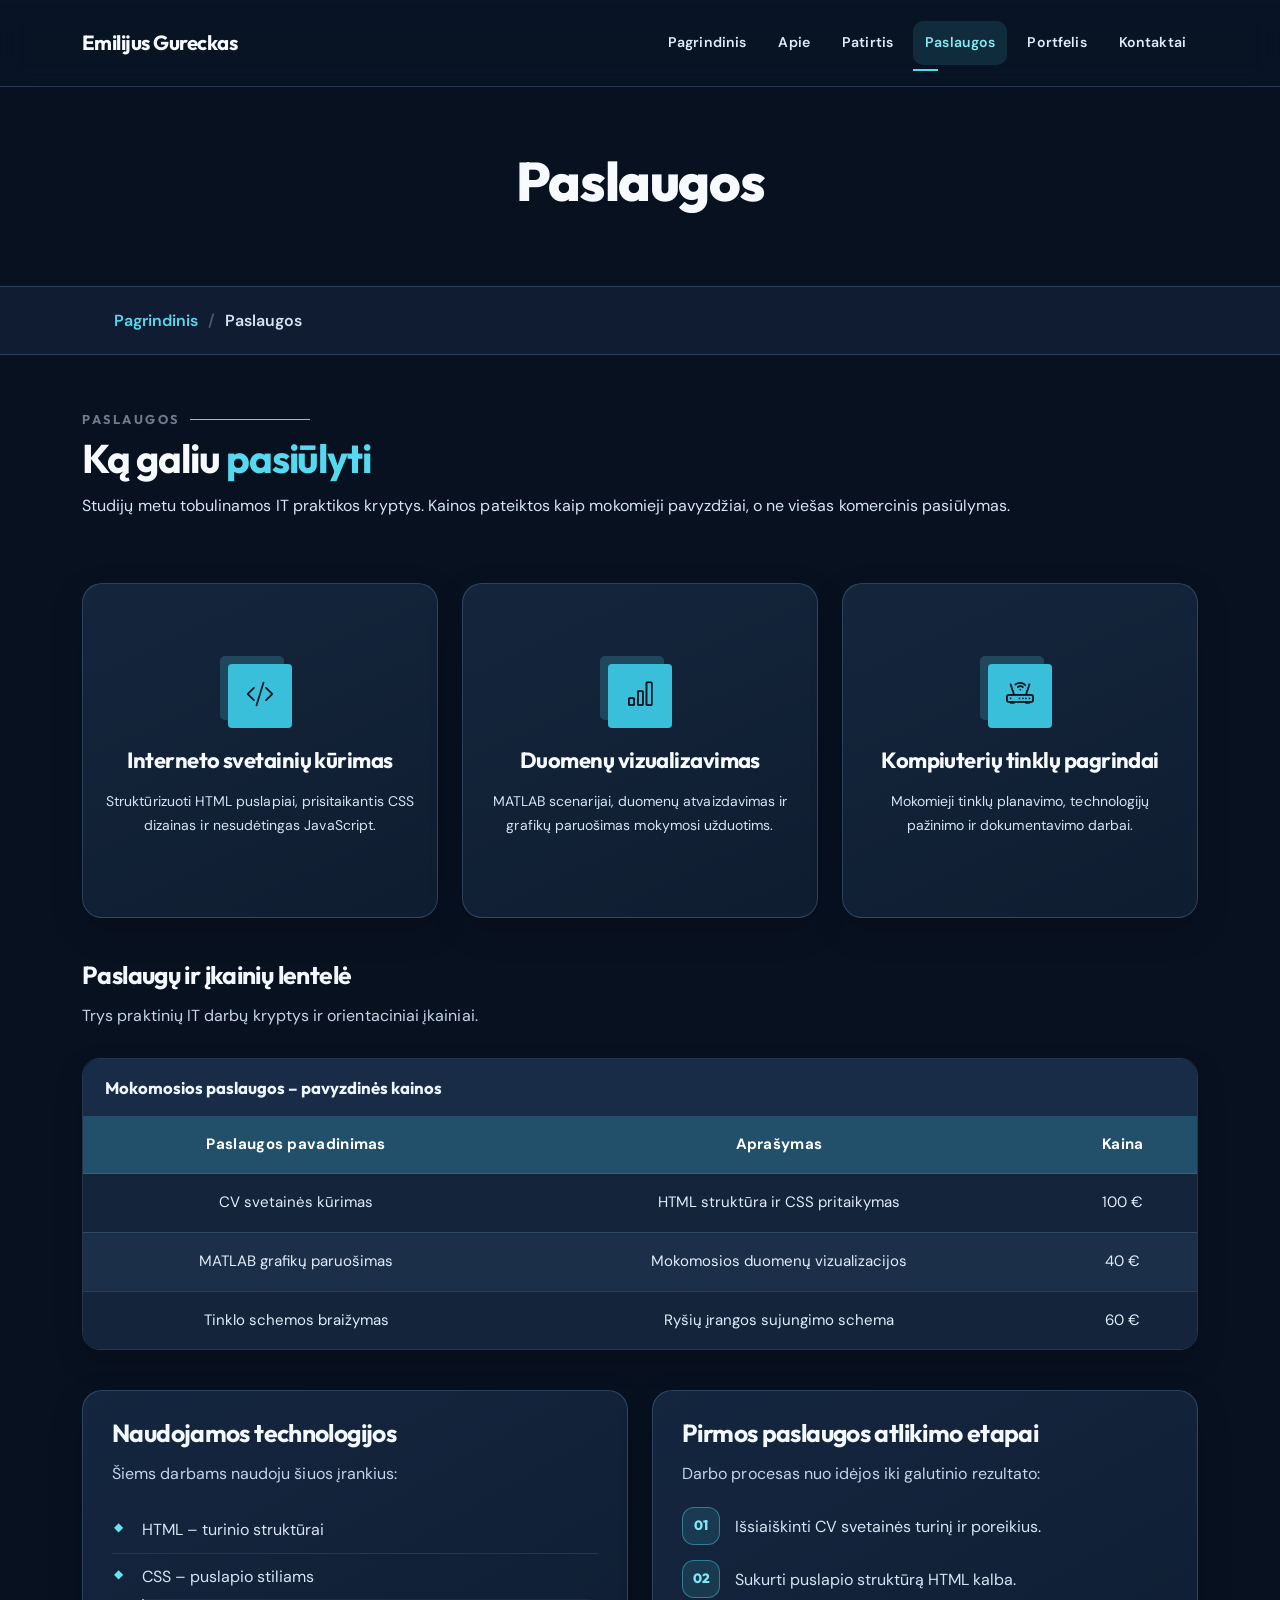
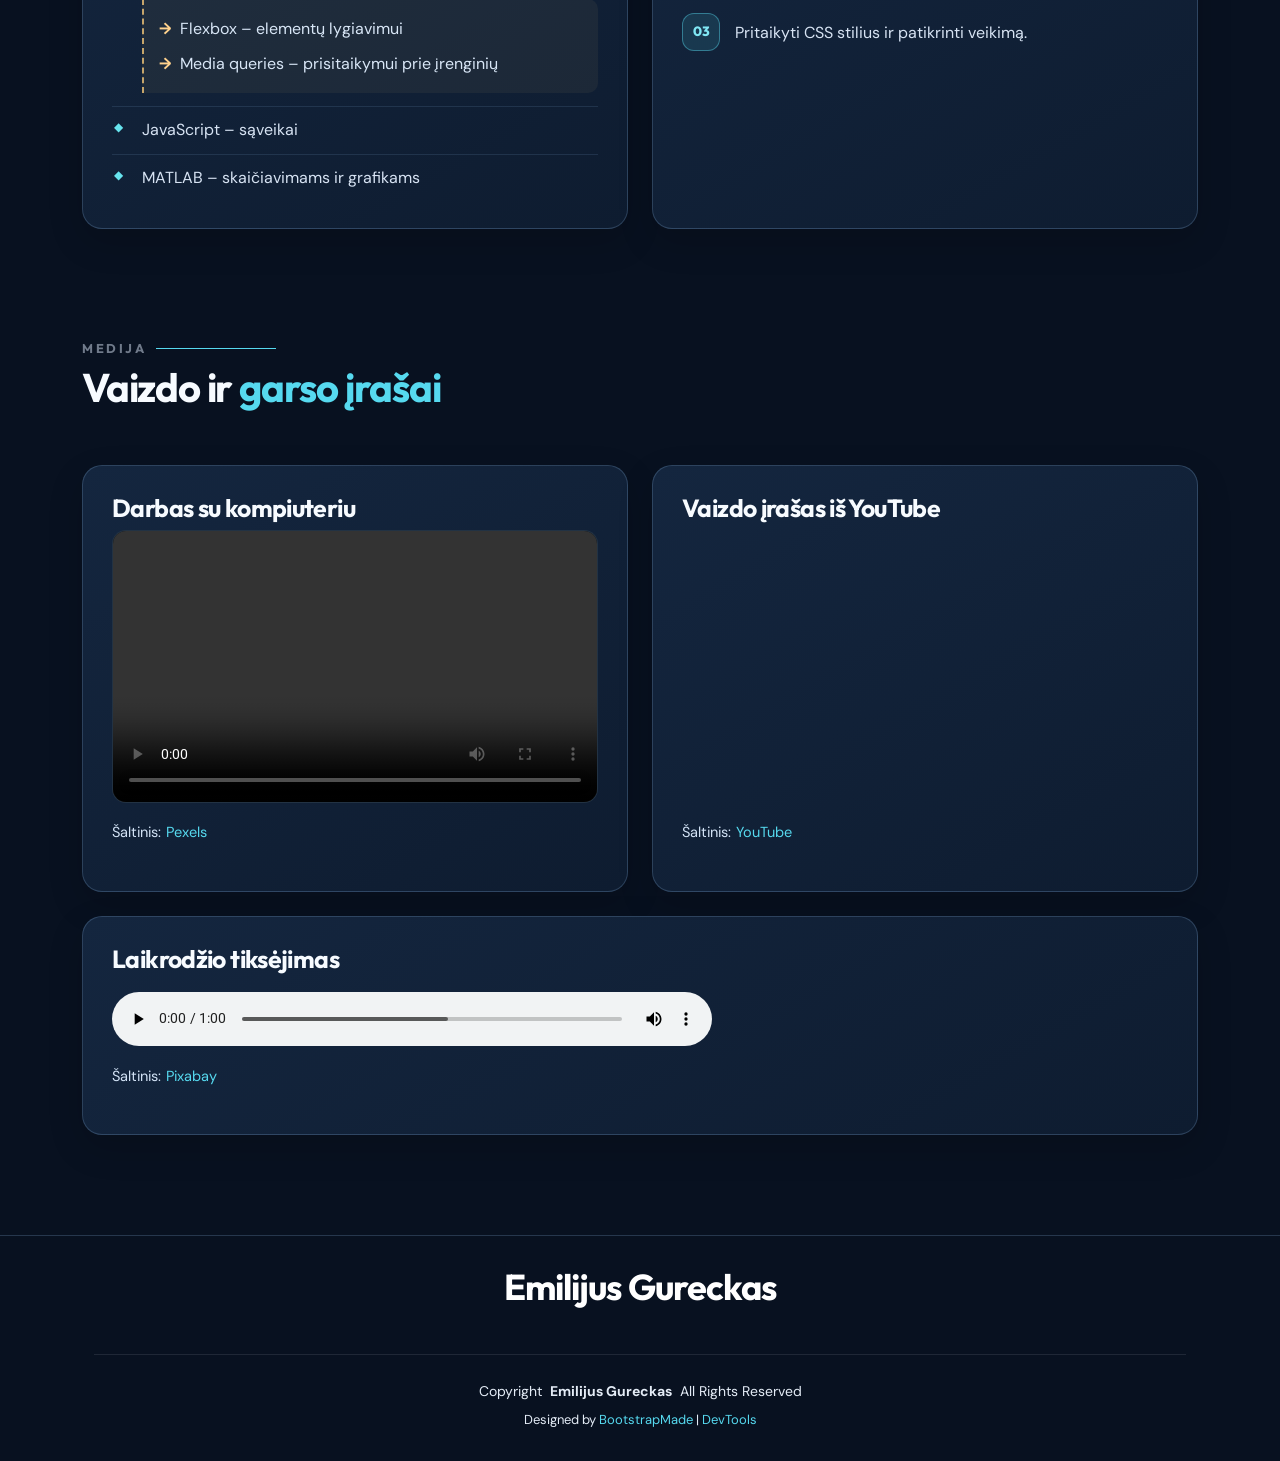
<file: services.html>
<!DOCTYPE html>

<html lang="lt">
<head>
<meta charset="utf-8"/>
<meta content="width=device-width, initial-scale=1.0" name="viewport"/>
<title>Paslaugos – Emilijus Gureckas</title>
<meta content="" name="description"/>
<meta content="" name="keywords"/>
<link href="assets/img/favicon.png" rel="icon"/>
<link href="assets/img/apple-touch-icon.png" rel="apple-touch-icon"/>
<link href="https://fonts.googleapis.com" rel="preconnect"/>
<link crossorigin="" href="https://fonts.gstatic.com" rel="preconnect"/>
<link href="https://fonts.googleapis.com/css2?family=Roboto:ital,wght@0,100;0,300;0,400;0,500;0,700;0,900;1,100;1,300;1,400;1,500;1,700;1,900&amp;family=Poppins:ital,wght@0,100;0,200;0,300;0,400;0,500;0,600;0,700;0,800;0,900;1,100;1,200;1,300;1,400;1,500;1,600;1,700;1,800;1,900&amp;family=Raleway:ital,wght@0,100;0,200;0,300;0,400;0,500;0,600;0,700;0,800;0,900;1,100;1,200;1,300;1,400;1,500;1,600;1,700;1,800;1,900&amp;display=swap" rel="stylesheet"/>
<link href="assets/vendor/bootstrap/css/bootstrap.min.css" rel="stylesheet"/>
<link href="assets/vendor/bootstrap-icons/bootstrap-icons.css" rel="stylesheet"/>
<link href="assets/vendor/aos/aos.css" rel="stylesheet"/>
<link href="assets/vendor/swiper/swiper-bundle.min.css" rel="stylesheet"/>
<link href="assets/vendor/glightbox/css/glightbox.min.css" rel="stylesheet"/>
<link href="assets/css/main.css" rel="stylesheet"/>
<link href="assets/css/custom.css" rel="stylesheet"/>
</head>
<body class="services-page">
<header class="header d-flex align-items-center fixed-top" id="header">
<div class="container-fluid container-xl position-relative d-flex align-items-center justify-content-between">
<a class="logo d-flex align-items-center" href="index.html">
<h1 class="sitename">Emilijus Gureckas</h1>
</a>
<nav class="navmenu" id="navmenu">
<ul>
<li><a href="index.html">Pagrindinis</a></li>
<li><a href="about.html">Apie</a></li>
<li><a href="resume.html">Patirtis</a></li>
<li><a class="active" href="services.html">Paslaugos</a></li>
<li><a href="portfolio.html">Portfelis</a></li>
<li><a href="contact.html">Kontaktai</a></li>
</ul>
<i class="mobile-nav-toggle d-xl-none bi bi-list"></i>
</nav>
</div>
</header>
<main class="main">
<div class="page-title" data-aos="fade">
<div class="heading">
<div class="container">
<div class="row d-flex justify-content-center text-center">
<div class="col-lg-8">
<h1>Paslaugos</h1>
</div>
</div>
</div>
</div>
<nav class="breadcrumbs">
<div class="container">
<ol>
<li><a href="index.html">Pagrindinis</a></li>
<li class="current">Paslaugos</li>
</ol>
</div>
</nav>
</div>
<section class="services section" id="services">
<div class="container">
<div class="section-title" data-aos="fade-up">
<h2>Paslaugos</h2><div><span>Ką galiu</span> <span class="description-title">pasiūlyti</span></div>
<p>Studijų metu tobulinamos IT praktikos kryptys. Kainos pateiktos kaip mokomieji pavyzdžiai, o ne viešas komercinis pasiūlymas.</p>
</div>
<div class="row gy-4">
<div class="col-lg-4 col-md-6" data-aos="fade-up"><div class="service-item position-relative"><div class="icon"><i class="bi bi-code-slash"></i></div><h3>Interneto svetainių kūrimas</h3><p>Struktūrizuoti HTML puslapiai, prisitaikantis CSS dizainas ir nesudėtingas JavaScript.</p></div></div>
<div class="col-lg-4 col-md-6" data-aos="fade-up"><div class="service-item position-relative"><div class="icon"><i class="bi bi-bar-chart"></i></div><h3>Duomenų vizualizavimas</h3><p>MATLAB scenarijai, duomenų atvaizdavimas ir grafikų paruošimas mokymosi užduotims.</p></div></div>
<div class="col-lg-4 col-md-6" data-aos="fade-up"><div class="service-item position-relative"><div class="icon"><i class="bi bi-router"></i></div><h3>Kompiuterių tinklų pagrindai</h3><p>Mokomieji tinklų planavimo, technologijų pažinimo ir dokumentavimo darbai.</p></div></div>
</div>
<div class="ld9-showcase">
<h3>Paslaugų ir įkainių lentelė</h3>
<p>Trys praktinių IT darbų kryptys ir orientaciniai įkainiai.</p>
<div class="ld9-table-wrap"><table class="ld9-table">
<caption>Mokomosios paslaugos – pavyzdinės kainos</caption>
<thead><tr><th scope="col">Paslaugos pavadinimas</th><th scope="col">Aprašymas</th><th scope="col">Kaina</th></tr></thead>
<tbody><tr><td>CV svetainės kūrimas</td><td>HTML struktūra ir CSS pritaikymas</td><td>100 €</td></tr>
<tr><td>MATLAB grafikų paruošimas</td><td>Mokomosios duomenų vizualizacijos</td><td>40 €</td></tr>
<tr><td>Tinklo schemos braižymas</td><td>Ryšių įrangos sujungimo schema</td><td>60 €</td></tr></tbody>
</table></div>
<div class="row g-4 mt-3">
<div class="col-lg-6"><div class="ld9-panel"><h3>Naudojamos technologijos</h3><p>Šiems darbams naudoju šiuos įrankius:</p>
<ul class="ld9-list"><li>HTML – turinio struktūrai</li><li>CSS – puslapio stiliams
                <ul><li>Flexbox – elementų lygiavimui</li><li>Media queries – prisitaikymui prie įrenginių</li></ul></li>
<li>JavaScript – sąveikai</li><li>MATLAB – skaičiavimams ir grafikams</li></ul></div></div>
<div class="col-lg-6"><div class="ld9-panel"><h3>Pirmos paslaugos atlikimo etapai</h3><p>Darbo procesas nuo idėjos iki galutinio rezultato:</p>
<ol class="ld9-steps"><li><span>Išsiaiškinti CV svetainės turinį ir poreikius.</span></li><li><span>Sukurti puslapio struktūrą HTML kalba.</span></li><li><span>Pritaikyti CSS stilius ir patikrinti veikimą.</span></li></ol></div></div>
</div>
</div>
</div>
</section>
<section class="section ld8-media-section" id="medija">
<div class="container"><div class="section-title"><h2>Medija</h2><div><span>Vaizdo ir</span> <span class="description-title">garso įrašai</span></div></div>
<div class="row g-4">
<div class="col-lg-6"><div class="ld9-panel"><h3>Darbas su kompiuteriu</h3>
<video class="ld8-media-element" controls playsinline preload="metadata">
  <source src="assets/media/klaviatura.mp4" type="video/mp4">
  Jūsų naršyklė nepalaiko vaizdo įrašo.
</video>
<p class="ld8-source">Šaltinis: <a href="https://www.pexels.com/video/person-is-typing-using-computer-keyboard-7534244/" rel="noopener noreferrer" target="_blank">Pexels</a></p>
</div></div>
<div class="col-lg-6"><div class="ld9-panel"><h3>Vaizdo įrašas iš YouTube</h3>
<div class="ratio ratio-16x9"><iframe allow="accelerometer; autoplay; clipboard-write; encrypted-media; gyroscope; picture-in-picture; web-share" allowfullscreen="" loading="lazy" referrerpolicy="strict-origin-when-cross-origin" src="https://www.youtube-nocookie.com/embed/BoUVIhtqjAw" title="YouTube – LD8 nurodytas įrašas"></iframe></div>
<p class="ld8-source">Šaltinis: <a href="https://www.youtube.com/watch?v=BoUVIhtqjAw" rel="noopener noreferrer" target="_blank">YouTube</a></p>
</div></div>
<div class="col-12"><div class="ld9-panel"><h3>Laikrodžio tiksėjimas</h3>
<audio class="ld8-audio-element" controls preload="metadata">
  <source src="assets/media/laikrodis.mp3" type="audio/mpeg">
  Jūsų naršyklė nepalaiko garso įrašo.
</audio>
<p class="ld8-source">Šaltinis: <a href="https://pixabay.com/sound-effects/quartz-clock-ticking-one-minute-253102/" rel="noopener noreferrer" target="_blank">Pixabay</a></p>
</div></div>
</div>
</div>
</section>
</main>
<footer class="footer dark-background" id="footer">
<div class="container">
<h3 class="sitename">Emilijus Gureckas</h3>

<div class="social-links d-flex justify-content-center">
</div>
<div class="container">
<div class="copyright">
<span>Copyright</span> <strong class="px-1 sitename">Emilijus Gureckas</strong> <span>All Rights Reserved</span>
</div>
<div class="credits">

          
          
          Designed by <a href="https://bootstrapmade.com/">BootstrapMade</a> | <a href="https://bootstrapmade.com/tools/">DevTools</a>
</div>
</div>
</div>
</footer>
<a class="scroll-top d-flex align-items-center justify-content-center" href="#" id="scroll-top"><i class="bi bi-arrow-up-short"></i></a>
<div id="preloader"></div>
<script src="assets/vendor/bootstrap/js/bootstrap.bundle.min.js"></script>
<script src="assets/vendor/php-email-form/validate.js"></script>
<script src="assets/vendor/aos/aos.js"></script>
<script src="assets/vendor/typed.js/typed.umd.js"></script>
<script src="assets/vendor/purecounter/purecounter_vanilla.js"></script>
<script src="assets/vendor/waypoints/noframework.waypoints.js"></script>
<script src="assets/vendor/swiper/swiper-bundle.min.js"></script>
<script src="assets/vendor/glightbox/js/glightbox.min.js"></script>
<script src="assets/vendor/imagesloaded/imagesloaded.pkgd.min.js"></script>
<script src="assets/vendor/isotope-layout/isotope.pkgd.min.js"></script>
<script src="assets/js/main.js"></script>
</body>
</html>
</file>
<file: assets/css/custom.css>
@import url("https://fonts.googleapis.com/css2?family=DM+Sans:wght@400;500;600;700&family=Outfit:wght@400;500;600;700;800&display=swap");

:root {
  --default-font: "DM Sans", system-ui, -apple-system, "Segoe UI", sans-serif;
  --heading-font: "Outfit", "DM Sans", sans-serif;
  --nav-font: "DM Sans", sans-serif;
  --background-color: #081120;
  --default-color: #d7e3f3;
  --heading-color: #f7fbff;
  --accent-color: #56d9ef;
  --surface-color: #12213a;
  --contrast-color: #07131f;
  --nav-color: #e0ecf9;
  --nav-hover-color: #56d9ef;
  --nav-mobile-background-color: #14243c;
  --nav-dropdown-background-color: #172943;
  --nav-dropdown-color: #edf5fc;
  --nav-dropdown-hover-color: #56d9ef;
  --ld9-border: rgba(145, 189, 234, .22);
  --ld9-soft: #99acc5;
  --ld9-glow: rgba(86, 217, 239, .18);
}

.dark-background {
  --background-color: #081120;
  --default-color: #e4ecf6;
  --heading-color: #ffffff;
  --surface-color: #16273d;
  --contrast-color: #07131f;
}

body {
  font-family: var(--default-font);
  font-size: 16px;
  line-height: 1.7;
  background: var(--background-color);
  -webkit-font-smoothing: antialiased;
}
h1, h2, h3, h4, h5, h6 {
  font-family: var(--heading-font);
  font-weight: 700;
  line-height: 1.18;
  letter-spacing: -.025em;
  color: var(--heading-color);
}
h1 { font-size: clamp(2.4rem, 5vw, 3.75rem); font-weight: 800; }
h2 { font-size: clamp(1.85rem, 3.6vw, 2.8rem); font-weight: 750; }
h3 { font-size: 1.55rem; font-weight: 700; }
h4 { font-size: 1.2rem; font-weight: 700; }
h5 { font-size: 1.05rem; font-weight: 600; letter-spacing: .01em; }
h6 { font-size: .92rem; font-weight: 600; letter-spacing: .035em; }
p {
  font-family: var(--default-font);
  font-size: 1rem;
  line-height: 1.8;
  letter-spacing: .004em;
  color: var(--default-color);
  margin-bottom: 1.1rem;
}
.section-title h2 { font-size: .8rem; font-weight: 700; letter-spacing: .2em; }
.section-title div { font-size: clamp(1.65rem, 3.5vw, 2.5rem); text-transform: none; letter-spacing: -.03em; }
.section-title .description-title { color: var(--accent-color); }
.section-title { padding-bottom: 44px; }
.page-title .heading { padding: 148px 0 65px; border-top: 1px solid var(--ld9-border); }
.page-title .heading h1 { font-size: clamp(2.4rem, 5vw, 3.4rem); font-weight: 800; }
.page-title nav { background: rgba(79, 132, 190, .10); border-block: 1px solid var(--ld9-border); }

a { color: var(--accent-color); text-decoration: none; text-underline-offset: .2em; transition: color .23s ease, background-color .23s ease, border-color .23s ease, transform .23s ease; }
a:hover { color: #b5f3ff; }
a:active { color: #ffffff; }
a:focus-visible, button:focus-visible, .portfolio-filters li:focus-visible {
  outline: 3px solid #f8cc80;
  outline-offset: 3px;
}
button, .btn, .contact .contact-copy-form button[type=submit] {
  font-family: var(--nav-font);
  font-weight: 700;
  border: 1px solid rgba(148, 239, 252, .7);
  border-radius: 12px;
  padding: 12px 24px;
  color: #051520;
  background: linear-gradient(135deg, #8bebf7, #40cae8);
  box-shadow: 0 7px 24px rgba(52, 187, 220, .18);
  transition: transform .2s ease, box-shadow .2s ease, background .2s ease;
}
button:hover, .btn:hover, .contact .contact-copy-form button[type=submit]:hover {
  color: #04121c;
  background: linear-gradient(135deg, #c3f7fc, #69dced);
  transform: translateY(-2px);
  box-shadow: 0 11px 28px rgba(52, 187, 220, .29);
}
button:active, .btn:active, .contact .contact-copy-form button[type=submit]:active {
  transform: translateY(1px) scale(.98);
  box-shadow: 0 3px 10px rgba(52, 187, 220, .14);
}

.portfolio .portfolio-filters li {
  padding: 8px 17px;
  border: 1px solid var(--ld9-border);
  border-radius: 100px;
  background: rgba(255,255,255,.035);
  color: #c2d1e7;
}
.portfolio .portfolio-filters li:hover,
.portfolio .portfolio-filters li.filter-active {
  color: #071320;
  background: var(--accent-color);
  border-color: var(--accent-color);
}

#about.section { padding: 83px 0 55px; }
#resume.section { padding: 86px 0 92px; }
#portfolio.section { padding: 84px 0 100px; }
#skills.section { padding: 40px 0 90px; }
#about .row.gy-4 { --bs-gutter-x: 2.5rem; --bs-gutter-y: 1.75rem; }
.about .content {
  padding: 30px 31px;
  border: 1px solid var(--ld9-border);
  border-radius: 22px;
  background: linear-gradient(155deg, rgba(28, 50, 78, .84), rgba(14, 28, 47, .90));
  box-shadow: 0 20px 55px rgba(0, 0, 0, .16);
}
.about .content h2 { color: #90e8f7; margin-bottom: 15px; }
.about .content ul li { margin-bottom: 14px; gap: 5px; flex-wrap: wrap; }
.about .content ul li span { overflow-wrap: anywhere; }
.about img.img-fluid {
  border: 1px solid var(--ld9-border);
  border-radius: 22px;
  box-shadow: 0 22px 52px rgba(0, 0, 0, .27);
  width: 100%;
}
.resume .resume-title {
  margin-top: 27px;
  margin-bottom: 24px;
  font-size: 1.5rem;
  color: #e7f4ff;
}
.resume .resume-item {
  padding: 24px 24px 17px 30px;
  margin: 0 0 25px 0;
  border: 1px solid var(--ld9-border);
  border-left: 3px solid #56d9ef;
  border-radius: 0 18px 18px 0;
  background: linear-gradient(155deg, #12243c, #0e1b2d);
  box-shadow: 0 12px 32px rgba(0, 0, 0, .17);
}
.resume .resume-item::before { left: -9px; top: 26px; box-shadow: 0 0 0 5px #102139; }
.resume .resume-item h4 { color: #b2eff8; }
.resume .resume-item h5 { border-radius: 8px; background: rgba(86, 217, 239, .13); color: #b6f0fa; }
.resume .resume-item li { margin-bottom: 8px; }
.portfolio .portfolio-content {
  border-radius: 20px;
  border: 1px solid var(--ld9-border);
  overflow: hidden;
  box-shadow: 0 15px 38px rgba(0, 0, 0, .22);
  transition: border-color .25s ease, box-shadow .25s ease, transform .25s ease;
}
.portfolio .portfolio-content:hover {
  border-color: rgba(86,217,239,.65);
  box-shadow: 0 25px 50px rgba(0, 0, 0, .32);
  transform: translateY(-4px);
}
.portfolio .portfolio-content .portfolio-info { background: rgba(6,20,36,.94); }
.services .service-item, .contact .info-item, .contact .contact-copy-form {
  background: linear-gradient(155deg, #14253c, #0f1d30);
  border: 1px solid var(--ld9-border);
  border-radius: 20px;
  box-shadow: 0 12px 34px rgba(0,0,0,.15);
}

.skills .progress { height: 77px; margin-bottom: 12px; }
.skills .progress .skill { font-size: .9rem; letter-spacing: .045em; margin-bottom: 10px; }
.skills .progress-bar-wrap {
  height: 13px;
  background: #20314a;
  border: 1px solid rgba(128, 173, 220, .2);
  border-radius: 30px;
  overflow: hidden;
  box-shadow: inset 0 2px 5px rgba(0,0,0,.24);
}
.skills .progress-bar {
  height: 100%;
  border-radius: 30px;
  background: linear-gradient(90deg, #32b3d4, #8df0f6);
  box-shadow: 0 0 18px rgba(83,216,235,.5);
}

.scroll-top {
  width: 50px;
  height: 50px;
  background: #63def0;
  color: #092038;
  border: 2px solid rgba(222, 249, 253, .85);
  border-radius: 16px;
  box-shadow: 0 10px 28px rgba(30,195,230,.28);
  right: 22px;
  bottom: 22px;
}
.scroll-top:hover { background: #b7f3fa; color: #071622; transform: translateY(-4px); box-shadow: 0 14px 33px rgba(30,195,230,.40); }
.scroll-top:active { transform: translateY(1px); }

.header { background: rgba(9, 20, 37, .87); border-bottom: 1px solid var(--ld9-border); backdrop-filter: blur(16px); -webkit-backdrop-filter: blur(16px); }
.scrolled .header { background: rgba(8,18,33,.96); box-shadow: 0 8px 32px rgba(0,0,0,.25); }
.header .logo h1 { font-size: clamp(1.12rem, 1.6vw, 1.5rem); letter-spacing: -.025em; }
@media (min-width: 1200px) {
  .navmenu > ul > li { padding: 6px 4px; }
  .navmenu a, .navmenu a:focus { padding: 10px 12px; border-radius: 10px; font-weight: 600; font-size: .88rem; letter-spacing: .01em; }
  .navmenu a:hover, .navmenu .active, .navmenu .active:focus { background: rgba(86,217,239,.12); color: #88e9f6; }
}
.hero::after { content: ""; position: absolute; inset: 0; z-index: 2; background: linear-gradient(90deg, rgba(6, 17, 34, .92), rgba(6, 17, 34, .50) 72%, rgba(6,17,34,.38)); pointer-events: none; }
.hero h2 { font-size: clamp(2.7rem, 6vw, 5rem); font-weight: 800; letter-spacing: -.055em; text-shadow: 0 7px 27px rgba(0,0,0,.30); }
.hero p { font-size: clamp(1.1rem, 2.2vw, 1.55rem); max-width: 850px; }
.hero p span { border-bottom-color: #56d9ef; }
.hero .social-links a, .footer .social-links a { border: 1px solid var(--ld9-border); border-radius: 14px; }
.footer { border-top: 1px solid var(--ld9-border); }

.ld9-showcase { margin-top: 42px; }
.ld9-showcase h3 { margin-bottom: 13px; color: #f2f8fe; }
.ld9-showcase p { color: #c3d4e9; }
.ld9-panel {
  height: 100%; padding: 27px 29px;
  border: 1px solid var(--ld9-border);
  border-radius: 20px;
  background: linear-gradient(150deg, #14263f, #0e1c30);
  box-shadow: 0 13px 35px rgba(0, 0, 0, .16);
}
.ld9-list { list-style: none; padding: 0; margin: 0; }
.ld9-list > li { position: relative; padding: 9px 0 10px 30px; border-bottom: 1px solid rgba(145,189,234,.13); }
.ld9-list > li::before { content: "◆"; position: absolute; left: 2px; top: 10px; color: #67e4ee; font-size: .75rem; }
.ld9-list > li:last-child { border-bottom: 0; }

.ld9-list ul { padding: 12px 15px; margin: 9px 0 3px; list-style: none; border-left: 2px dashed rgba(255,205,123,.75); background: rgba(255,205,123,.055); border-radius: 0 10px 10px 0; }
.ld9-list ul li { padding: 4px 0 4px 21px; position: relative; color: #d8e6f6; }
.ld9-list ul li::before { content: "→"; position: absolute; left: 0; color: #ffd28d; font-weight: 700; }

.ld9-steps { list-style: none; padding: 0; margin: 0; counter-reset: ld9step; }
.ld9-steps > li { counter-increment: ld9step; display: flex; gap: 15px; align-items: flex-start; margin-bottom: 15px; }
.ld9-steps > li::before {
  content: counter(ld9step, decimal-leading-zero);
  display: inline-flex; flex: 0 0 38px; align-items: center; justify-content: center;
  height: 38px; border-radius: 12px; background: rgba(86,217,239,.12);
  border: 1px solid rgba(86,217,239,.42); color: #80e7f4;
  font-family: var(--heading-font); font-size: .84rem; font-weight: 800;
}
.ld9-steps > li span { padding-top: 6px; }

.ld9-table-wrap { margin-top: 27px; overflow-x: auto; border: 1px solid var(--ld9-border); border-radius: 18px; box-shadow: 0 12px 30px rgba(0,0,0,.16); }
.ld9-table { width: 100%; border-collapse: collapse; margin: 0; color: #e0ecfa; font-size: .94rem; }
.ld9-table caption { caption-side: top; padding: 18px 22px; background: #182c47; color: #eef7ff; font: 700 1.05rem var(--heading-font); text-align: left; }
.ld9-table thead { background: #22506a; color: #ffffff; }
.ld9-table th, .ld9-table td { padding: 16px 20px; text-align: center; vertical-align: middle; border-bottom: 1px solid rgba(145,189,234,.16); }
.ld9-table tbody tr:nth-child(odd) { background: #14243a; }
.ld9-table tbody tr:nth-child(even) { background: #1b3048; }
.ld9-table tbody tr:hover { background: #23516c; }
.ld9-table tbody tr:last-child td { border-bottom: none; }
.ld9-table th { font-weight: 700; letter-spacing: .02em; }

@media (max-width: 991px) {
  .about .content { padding: 24px; }
  .ld9-panel { padding: 22px; }
  .hero::after { background: rgba(6,17,34,.72); }
}
@media (max-width: 575px) {
  #about.section, #resume.section, #portfolio.section { padding: 60px 0; }
  .about .content { padding: 20px 19px; }
  .ld9-table { min-width: 530px; }
  .ld9-showcase { margin-top: 26px; }
  .page-title .heading { padding-top: 125px; padding-bottom: 45px; }
  .header .logo h1 { font-size: 1.07rem; }
}
@media (prefers-reduced-motion: reduce) {
  a, button, .btn, .scroll-top, .portfolio .portfolio-content { transition: none; }
}

.ld8-media-section { padding: 55px 0 100px; }
.ld8-media-section .ld9-panel { height: 100%; }
.ld8-media-element { display:block; width:100%; max-height:400px; aspect-ratio:16/9; background:#020a13; border-radius:14px; border:1px solid var(--ld9-border); }
.ld8-audio-element { display:block; width:min(100%,600px); margin:18px 0; }
.ld8-source { font-size:.91rem; color:#d4e4f7; margin-top:17px; overflow-wrap:anywhere; }
.portfolio .portfolio-content img { width:100%; height:245px; object-fit:contain; background:#edf5fc; }
.portfolio .portfolio-info h4 { font-size:1rem; }
.portfolio .portfolio-info p { font-size:.83rem; line-height:1.5; }
.ld9-panel code, .portfolio code { color:#a6f2fb; background:#16344e; padding:1px 5px; border-radius:5px; }
.services .service-item .icon { background:#39bfd9; }
@media (max-width:575px){ .portfolio .portfolio-content img{height:220px;} .ld8-media-section{padding:38px 0 70px;} }

.portfolio .portfolio-content {display:flex;flex-direction:column;background:var(--surface-color)}
.portfolio .portfolio-figure {display:block;overflow:hidden;background:#eef5fc;flex-shrink:0}
.portfolio .portfolio-content .portfolio-info, .portfolio .portfolio-content:hover .portfolio-info {position:static;inset:auto;opacity:1;display:flex;flex-direction:column;flex:1;padding:19px 20px 22px;background:#10213a}
.portfolio .portfolio-content .portfolio-info h4 {display:block;background:none;color:#a5edf7;padding:0;font-size:1.08rem;font-weight:700;margin:0 0 12px}
.portfolio .portfolio-content .portfolio-info p {position:static;inset:auto;display:block;text-align:left;color:#d4e5f6;font-size:.91rem;font-weight:400;line-height:1.65;margin:0 0 13px}
.portfolio .portfolio-content .portfolio-info .portfolio-open {display:inline-flex;position:static;left:auto;top:auto;font-size:.9rem;margin-top:auto;color:#81e4f4;gap:7px;align-items:center}
.portfolio .portfolio-content:hover img {transform:none}
.portfolio .portfolio-content:hover .portfolio-figure img {transform:scale(1.035)}
.portfolio .portfolio-content .portfolio-figure img {display:block;width:100%;height:250px;object-fit:contain;transition:transform .2s ease;background:#eef5fc}
.portfolio .portfolio-filters li {cursor:pointer}
@media (max-width:575px){.portfolio .portfolio-content .portfolio-figure img{height:225px}.contact .contact-copy-form{padding:20px}}
</file>
<file: assets/css/main.css>
/**
* Template Name: Personal
* Template URL: https://bootstrapmade.com/personal-free-resume-bootstrap-template/
* Updated: Mar 05 2025 with Bootstrap v5.3.3
* Author: BootstrapMade.com
* License: https://bootstrapmade.com/license/
*/

/*--------------------------------------------------------------
# Font & Color Variables
# Help: https://bootstrapmade.com/color-system/
--------------------------------------------------------------*/
/* Fonts */
:root {
  --default-font: "Roboto",  system-ui, -apple-system, "Segoe UI", Roboto, "Helvetica Neue", Arial, "Noto Sans", "Liberation Sans", sans-serif, "Apple Color Emoji", "Segoe UI Emoji", "Segoe UI Symbol", "Noto Color Emoji";
  --heading-font: "Raleway",  sans-serif;
  --nav-font: "Poppins",  sans-serif;
}

/* Global Colors - The following color variables are used throughout the website. Updating them here will change the color scheme of the entire website */
:root { 
  --background-color: #000000; /* Background color for the entire website, including individual sections */
  --default-color: #fafafa; /* Default color used for the majority of the text content across the entire website */
  --heading-color: #ffffff; /* Color for headings, subheadings and title throughout the website */
  --accent-color: #18d26e; /* Accent color that represents your brand on the website. It's used for buttons, links, and other elements that need to stand out */
  --surface-color: #1a1a1a; /* The surface color is used as a background of boxed elements within sections, such as cards, icon boxes, or other elements that require a visual separation from the global background. */
  --contrast-color: #000000; /* Contrast color for text, ensuring readability against backgrounds of accent, heading, or default colors. */
}

/* Nav Menu Colors - The following color variables are used specifically for the navigation menu. They are separate from the global colors to allow for more customization options */
:root {
  --nav-color: #fafafa;  /* The default color of the main navmenu links */
  --nav-hover-color: #18d26e; /* Applied to main navmenu links when they are hovered over or active */
  --nav-mobile-background-color: #1a1a1a; /* Used as the background color for mobile navigation menu */
  --nav-dropdown-background-color: #1a1a1a; /* Used as the background color for dropdown items that appear when hovering over primary navigation items */
  --nav-dropdown-color: #fafafa; /* Used for navigation links of the dropdown items in the navigation menu. */
  --nav-dropdown-hover-color: #18d26e; /* Similar to --nav-hover-color, this color is applied to dropdown navigation links when they are hovered over. */
}

/* Color Presets - These classes override global colors when applied to any section or element, providing reuse of the sam color scheme. */

.light-background {
  --background-color: #1a1a1a;
  --surface-color: #343434;
}

.dark-background {
  --background-color: rgba(15, 15, 15, 0.975);
  --default-color: #ffffff;
  --heading-color: #ffffff;
  --surface-color: #292929f9;
  --contrast-color: #000000;
}

/* Smooth scroll */
:root {
  scroll-behavior: smooth;
}

/*--------------------------------------------------------------
# General Styling & Shared Classes
--------------------------------------------------------------*/
body {
  color: var(--default-color);
  background-color: var(--background-color);
  font-family: var(--default-font);
}

a {
  color: var(--accent-color);
  text-decoration: none;
  transition: 0.3s;
}

a:hover {
  color: color-mix(in srgb, var(--accent-color), transparent 25%);
  text-decoration: none;
}

h1,
h2,
h3,
h4,
h5,
h6 {
  color: var(--heading-color);
  font-family: var(--heading-font);
}

/* PHP Email Form Messages
------------------------------*/
.php-email-form .error-message {
  display: none;
  background: #df1529;
  color: #ffffff;
  text-align: left;
  padding: 15px;
  margin-bottom: 24px;
  font-weight: 600;
}

.php-email-form .sent-message {
  display: none;
  color: #ffffff;
  background: #059652;
  text-align: center;
  padding: 15px;
  margin-bottom: 24px;
  font-weight: 600;
}

.php-email-form .loading {
  display: none;
  background: var(--surface-color);
  text-align: center;
  padding: 15px;
  margin-bottom: 24px;
}

.php-email-form .loading:before {
  content: "";
  display: inline-block;
  border-radius: 50%;
  width: 24px;
  height: 24px;
  margin: 0 10px -6px 0;
  border: 3px solid var(--accent-color);
  border-top-color: var(--surface-color);
  animation: php-email-form-loading 1s linear infinite;
}

@keyframes php-email-form-loading {
  0% {
    transform: rotate(0deg);
  }

  100% {
    transform: rotate(360deg);
  }
}

/*--------------------------------------------------------------
# Global Header
--------------------------------------------------------------*/
.header {
  --background-color: rgba(0, 0, 0, 0);
  color: var(--default-color);
  background-color: var(--background-color);
  padding: 15px 0;
  transition: all 0.5s;
  z-index: 997;
}

.header .logo {
  line-height: 1;
}

.header .logo img {
  max-height: 32px;
  margin-right: 8px;
}

.header .logo h1 {
  font-size: 30px;
  margin: 0;
  font-weight: 700;
  color: var(--heading-color);
}

.scrolled .header {
  box-shadow: 0px 0 18px rgba(0, 0, 0, 0.1);
}

/* Global Header on Scroll
------------------------------*/
.scrolled .header {
  --background-color: rgba(0, 0, 0, 0.8);
}

/*--------------------------------------------------------------
# Navigation Menu
--------------------------------------------------------------*/
/* Desktop Navigation */
@media (min-width: 1200px) {
  .navmenu {
    padding: 0;
  }

  .navmenu ul {
    margin: 0;
    padding: 0;
    display: flex;
    list-style: none;
    align-items: center;
  }

  .navmenu li {
    position: relative;
  }

  .navmenu>ul>li {
    white-space: nowrap;
    padding: 15px 14px;
  }

  .navmenu>ul>li:last-child {
    padding-right: 0;
  }

  .navmenu a,
  .navmenu a:focus {
    color: var(--nav-color);
    font-size: 15px;
    padding: 0 2px;
    font-family: var(--nav-font);
    font-weight: 400;
    display: flex;
    align-items: center;
    justify-content: space-between;
    white-space: nowrap;
    transition: 0.3s;
    position: relative;
  }

  .navmenu a i,
  .navmenu a:focus i {
    font-size: 12px;
    line-height: 0;
    margin-left: 5px;
    transition: 0.3s;
  }

  .navmenu>ul>li>a:before {
    content: "";
    position: absolute;
    height: 2px;
    bottom: -6px;
    left: 0;
    background-color: var(--nav-hover-color);
    visibility: hidden;
    width: 0px;
    transition: all 0.3s ease-in-out 0s;
  }

  .navmenu a:hover:before,
  .navmenu li:hover>a:before,
  .navmenu .active:before {
    visibility: visible;
    width: 25px;
  }

  .navmenu li:hover>a,
  .navmenu .active,
  .navmenu .active:focus {
    color: var(--nav-hover-color);
  }

  .navmenu .dropdown ul {
    margin: 0;
    padding: 10px 0;
    background: var(--nav-dropdown-background-color);
    display: block;
    position: absolute;
    visibility: hidden;
    left: 14px;
    top: 130%;
    opacity: 0;
    transition: 0.3s;
    border-radius: 4px;
    z-index: 99;
    box-shadow: 0px 0px 30px rgba(0, 0, 0, 0.1);
  }

  .navmenu .dropdown ul li {
    min-width: 200px;
  }

  .navmenu .dropdown ul a {
    padding: 10px 20px;
    font-size: 15px;
    text-transform: none;
    color: var(--nav-dropdown-color);
  }

  .navmenu .dropdown ul a i {
    font-size: 12px;
  }

  .navmenu .dropdown ul a:hover,
  .navmenu .dropdown ul .active:hover,
  .navmenu .dropdown ul li:hover>a {
    color: var(--nav-dropdown-hover-color);
  }

  .navmenu .dropdown:hover>ul {
    opacity: 1;
    top: 100%;
    visibility: visible;
  }

  .navmenu .dropdown .dropdown ul {
    top: 0;
    left: -90%;
    visibility: hidden;
  }

  .navmenu .dropdown .dropdown:hover>ul {
    opacity: 1;
    top: 0;
    left: -100%;
    visibility: visible;
  }
}

/* Mobile Navigation */
@media (max-width: 1199px) {
  .mobile-nav-toggle {
    color: var(--nav-color);
    font-size: 28px;
    line-height: 0;
    margin-right: 10px;
    cursor: pointer;
    transition: color 0.3s;
  }

  .navmenu {
    padding: 0;
    z-index: 9997;
  }

  .navmenu ul {
    display: none;
    list-style: none;
    position: absolute;
    inset: 60px 20px 20px 20px;
    padding: 10px 0;
    margin: 0;
    border-radius: 6px;
    background-color: var(--nav-mobile-background-color);
    border: 1px solid color-mix(in srgb, var(--default-color), transparent 90%);
    box-shadow: none;
    overflow-y: auto;
    transition: 0.3s;
    z-index: 9998;
  }

  .navmenu a,
  .navmenu a:focus {
    color: var(--nav-dropdown-color);
    padding: 10px 20px;
    font-family: var(--nav-font);
    font-size: 17px;
    font-weight: 500;
    display: flex;
    align-items: center;
    justify-content: space-between;
    white-space: nowrap;
    transition: 0.3s;
  }

  .navmenu a i,
  .navmenu a:focus i {
    font-size: 12px;
    line-height: 0;
    margin-left: 5px;
    width: 30px;
    height: 30px;
    display: flex;
    align-items: center;
    justify-content: center;
    border-radius: 50%;
    transition: 0.3s;
    background-color: color-mix(in srgb, var(--accent-color), transparent 90%);
  }

  .navmenu a i:hover,
  .navmenu a:focus i:hover {
    background-color: var(--accent-color);
    color: var(--contrast-color);
  }

  .navmenu a:hover,
  .navmenu .active,
  .navmenu .active:focus {
    color: var(--nav-dropdown-hover-color);
  }

  .navmenu .active i,
  .navmenu .active:focus i {
    background-color: var(--accent-color);
    color: var(--contrast-color);
    transform: rotate(180deg);
  }

  .navmenu .dropdown ul {
    position: static;
    display: none;
    z-index: 99;
    padding: 10px 0;
    margin: 10px 20px;
    background-color: var(--nav-dropdown-background-color);
    transition: all 0.5s ease-in-out;
  }

  .navmenu .dropdown ul ul {
    background-color: rgba(33, 37, 41, 0.1);
  }

  .navmenu .dropdown>.dropdown-active {
    display: block;
    background-color: rgba(33, 37, 41, 0.03);
  }

  .mobile-nav-active {
    overflow: hidden;
  }

  .mobile-nav-active .mobile-nav-toggle {
    color: #fff;
    position: absolute;
    font-size: 32px;
    top: 15px;
    right: 15px;
    margin-right: 0;
    z-index: 9999;
  }

  .mobile-nav-active .navmenu {
    position: fixed;
    overflow: hidden;
    inset: 0;
    background: rgba(33, 37, 41, 0.8);
    transition: 0.3s;
  }

  .mobile-nav-active .navmenu>ul {
    display: block;
  }
}

/*--------------------------------------------------------------
# Global Footer
--------------------------------------------------------------*/
.footer {
  color: var(--default-color);
  background-color: var(--background-color);
  font-size: 14px;
  text-align: center;
  padding: 30px 0;
  position: relative;
}

.footer h3 {
  font-size: 36px;
  font-weight: 700;
  position: relative;
  padding: 0;
  margin: 0 0 15px 0;
}

.footer p {
  font-size: 15;
  font-style: italic;
  padding: 0;
  margin: 0 0 30px 0;
}

.footer .social-links {
  margin: 0 0 30px 0;
}

.footer .social-links a {
  font-size: 16px;
  display: flex;
  align-items: center;
  justify-content: center;
  background: var(--accent-color);
  color: var(--contrast-color);
  line-height: 1;
  margin: 0 4px;
  border-radius: 50%;
  text-align: center;
  width: 36px;
  height: 36px;
  transition: 0.3s;
}

.footer .social-links a:hover {
  background: color-mix(in srgb, var(--accent-color), transparent 20%);
  text-decoration: none;
}

.footer .copyright {
  padding-top: 25px;
  border-top: 1px solid color-mix(in srgb, var(--default-color), transparent 90%);
}

.footer .credits {
  font-size: 13px;
  padding-top: 5px;
}

/*--------------------------------------------------------------
# Preloader
--------------------------------------------------------------*/
#preloader {
  position: fixed;
  inset: 0;
  z-index: 999999;
  overflow: hidden;
  background: var(--background-color);
  transition: all 0.6s ease-out;
}

#preloader:before {
  content: "";
  position: fixed;
  top: calc(50% - 30px);
  left: calc(50% - 30px);
  border: 6px solid #ffffff;
  border-color: var(--accent-color) transparent var(--accent-color) transparent;
  border-radius: 50%;
  width: 60px;
  height: 60px;
  animation: animate-preloader 1.5s linear infinite;
}

@keyframes animate-preloader {
  0% {
    transform: rotate(0deg);
  }

  100% {
    transform: rotate(360deg);
  }
}

/*--------------------------------------------------------------
# Scroll Top Button
--------------------------------------------------------------*/
.scroll-top {
  position: fixed;
  visibility: hidden;
  opacity: 0;
  right: 15px;
  bottom: -15px;
  z-index: 99999;
  background-color: var(--accent-color);
  width: 44px;
  height: 44px;
  border-radius: 50px;
  transition: all 0.4s;
}

.scroll-top i {
  font-size: 24px;
  color: var(--contrast-color);
  line-height: 0;
}

.scroll-top:hover {
  background-color: color-mix(in srgb, var(--accent-color), transparent 20%);
  color: var(--contrast-color);
}

.scroll-top.active {
  visibility: visible;
  opacity: 1;
  bottom: 15px;
}

/*--------------------------------------------------------------
# Disable aos animation delay on mobile devices
--------------------------------------------------------------*/
@media screen and (max-width: 768px) {
  [data-aos-delay] {
    transition-delay: 0 !important;
  }
}

/*--------------------------------------------------------------
# Global Page Titles & Breadcrumbs
--------------------------------------------------------------*/
.page-title {
  color: var(--default-color);
  background-color: var(--background-color);
  position: relative;
}

.page-title .heading {
  padding: 160px 0 80px 0;
  border-top: 1px solid color-mix(in srgb, var(--default-color), transparent 90%);
}

.page-title .heading h1 {
  font-size: 38px;
  font-weight: 700;
}

.page-title nav {
  background-color: color-mix(in srgb, var(--default-color), transparent 90%);
  padding: 20px 0;
}

.page-title nav ol {
  display: flex;
  flex-wrap: wrap;
  list-style: none;
  margin: 0;
  font-size: 16px;
  font-weight: 600;
}

.page-title nav ol li+li {
  padding-left: 10px;
}

.page-title nav ol li+li::before {
  content: "/";
  display: inline-block;
  padding-right: 10px;
  color: color-mix(in srgb, var(--default-color), transparent 70%);
}

/*--------------------------------------------------------------
# Global Sections
--------------------------------------------------------------*/
section,
.section {
  color: var(--default-color);
  background-color: var(--background-color);
  padding: 60px 0;
  scroll-margin-top: 100px;
  overflow: clip;
}

@media (max-width: 1199px) {

  section,
  .section {
    scroll-margin-top: 66px;
  }
}

/*--------------------------------------------------------------
# Global Section Titles
--------------------------------------------------------------*/
.section-title {
  padding-bottom: 60px;
  position: relative;
}

.section-title h2 {
  font-size: 14px;
  font-weight: 500;
  padding: 0;
  line-height: 1px;
  margin: 0;
  letter-spacing: 1.5px;
  text-transform: uppercase;
  color: color-mix(in srgb, var(--default-color), transparent 50%);
  position: relative;
}

.section-title h2::after {
  content: "";
  width: 120px;
  height: 1px;
  display: inline-block;
  background: var(--accent-color);
  margin: 4px 10px;
}

.section-title div {
  color: var(--heading-color);
  margin: 0;
  margin: 0;
  font-size: 28px;
  font-weight: 700;
  text-transform: uppercase;
  font-family: var(--heading-font);
}

/*--------------------------------------------------------------
# Hero Section
--------------------------------------------------------------*/
.hero {
  width: 100%;
  min-height: 100vh;
  position: relative;
  padding: 80px 0;
  display: flex;
  align-items: center;
  justify-content: center;
}

.hero img {
  position: absolute;
  inset: 0;
  display: block;
  width: 100%;
  height: 100%;
  object-fit: cover;
  z-index: 1;
}

.hero .container {
  position: relative;
  z-index: 3;
}

.hero h2 {
  margin: 0;
  font-size: 64px;
  font-weight: 700;
}

.hero p {
  margin: 5px 0 0 0;
  font-size: 26px;
}

.hero p span {
  letter-spacing: 1px;
  border-bottom: 2px solid var(--accent-color);
}

.hero .social-links {
  margin-top: 25px;
}

.hero .social-links a {
  background-color: color-mix(in srgb, var(--default-color), transparent 90%);
  color: var(--default-color);
  font-size: 14px;
  width: 40px;
  height: 40px;
  border-radius: 50px;
  display: inline-flex;
  align-items: center;
  justify-content: center;
  margin-right: 20px;
  transition: 0.3s;
}

.hero .social-links a:hover {
  background-color: var(--accent-color);
}

@media (max-width: 768px) {
  .hero h2 {
    font-size: 32px;
  }

  .hero p {
    font-size: 20px;
  }
}

/*--------------------------------------------------------------
# About Section
--------------------------------------------------------------*/
.about .content h2 {
  font-weight: 700;
  font-size: 24px;
}

.about .content ul {
  list-style: none;
  padding: 0;
}

.about .content ul li {
  margin-bottom: 20px;
  display: flex;
  align-items: center;
}

.about .content ul strong {
  margin-right: 10px;
}

.about .content ul i {
  font-size: 16px;
  margin-right: 5px;
  color: var(--accent-color);
  line-height: 0;
}

/*--------------------------------------------------------------
# Stats Section
--------------------------------------------------------------*/
.stats i {
  background-color: var(--surface-color);
  color: var(--accent-color);
  box-shadow: 0px 2px 25px rgba(0, 0, 0, 0.1);
  width: 54px;
  height: 54px;
  font-size: 24px;
  border-radius: 50px;
  border: 2px solid var(--background-color);
  display: inline-flex;
  align-items: center;
  justify-content: center;
  position: relative;
  z-index: 1;
}

.stats .stats-item {
  background-color: var(--surface-color);
  margin-top: -27px;
  padding: 30px 30px 25px 30px;
  width: 100%;
  position: relative;
  text-align: center;
  box-shadow: 0px 2px 35px rgba(0, 0, 0, 0.1);
  border-radius: 4px;
  z-index: 0;
}

.stats .stats-item span {
  font-size: 36px;
  display: block;
  font-weight: 700;
  color: color-mix(in srgb, var(--default-color), transparent 20%);
}

.stats .stats-item p {
  padding: 0;
  margin: 0;
  font-family: var(--heading-font);
  font-size: 16px;
}

/*--------------------------------------------------------------
# Skills Section
--------------------------------------------------------------*/
.skills .progress {
  height: 60px;
  display: block;
  background: none;
  border-radius: 0;
}

.skills .progress .skill {
  color: var(--heading-color);
  padding: 0;
  margin: 0 0 6px 0;
  text-transform: uppercase;
  display: block;
  font-weight: 600;
  font-family: var(--heading-font);
}

.skills .progress .skill .val {
  float: right;
  font-style: normal;
}

.skills .progress-bar-wrap {
  background: color-mix(in srgb, var(--default-color), transparent 90%);
  height: 10px;
}

.skills .progress-bar {
  width: 1px;
  height: 10px;
  transition: 0.9s;
  background-color: var(--accent-color);
}

/*--------------------------------------------------------------
# Interests Section
--------------------------------------------------------------*/
.interests .features-item {
  background-color: var(--surface-color);
  display: flex;
  align-items: center;
  padding: 20px;
  transition: 0.3s;
  border: 1px solid color-mix(in srgb, var(--default-color), transparent 90%);
  position: relative;
}

.interests .features-item i {
  font-size: 32px;
  padding-right: 10px;
  line-height: 0;
}

.interests .features-item h3 {
  font-weight: 700;
  margin: 0;
  padding: 0;
  line-height: 1;
  font-size: 16px;
}

.interests .features-item h3 a {
  color: var(--heading-color);
  transition: 0.3s;
}

.interests .features-item:hover {
  border-color: var(--accent-color);
}

.interests .features-item:hover h3 a {
  color: var(--accent-color);
}

/*--------------------------------------------------------------
# Testimonials Section
--------------------------------------------------------------*/
.testimonials .testimonials-carousel,
.testimonials .testimonials-slider {
  overflow: hidden;
}

.testimonials .testimonial-item {
  box-sizing: content-box;
  min-height: 320px;
}

.testimonials .testimonial-item .testimonial-img {
  width: 90px;
  border-radius: 50%;
  margin: -40px 0 0 40px;
  position: relative;
  z-index: 2;
  border: 6px solid var(--background-color);
}

.testimonials .testimonial-item h3 {
  font-size: 18px;
  font-weight: bold;
  margin: 10px 0 5px 45px;
}

.testimonials .testimonial-item h4 {
  font-size: 14px;
  color: color-mix(in srgb, var(--default-color), transparent 20%);
  margin: 0 0 0 45px;
}

.testimonials .testimonial-item .quote-icon-left,
.testimonials .testimonial-item .quote-icon-right {
  color: color-mix(in srgb, var(--accent-color), transparent 50%);
  font-size: 26px;
  line-height: 0;
}

.testimonials .testimonial-item .quote-icon-left {
  display: inline-block;
  left: -5px;
  position: relative;
}

.testimonials .testimonial-item .quote-icon-right {
  display: inline-block;
  right: -5px;
  position: relative;
  top: 10px;
  transform: scale(-1, -1);
}

.testimonials .testimonial-item p {
  font-style: italic;
  margin: 0 15px 0 15px;
  padding: 20px 20px 60px 20px;
  background: var(--surface-color);
  border-radius: 6px;
  position: relative;
  z-index: 1;
}

.testimonials .swiper-wrapper {
  height: auto;
}

.testimonials .swiper-pagination {
  margin-top: 20px;
  position: relative;
}

.testimonials .swiper-pagination .swiper-pagination-bullet {
  width: 12px;
  height: 12px;
  background-color: var(--background-color);
  opacity: 1;
  border: 1px solid var(--accent-color);
}

.testimonials .swiper-pagination .swiper-pagination-bullet-active {
  background-color: var(--accent-color);
}

/*--------------------------------------------------------------
# Resume Section
--------------------------------------------------------------*/
.resume .resume-title {
  color: var(--heading-color);
  font-size: 26px;
  font-weight: 700;
  margin-top: 20px;
  margin-bottom: 20px;
}

.resume .resume-item {
  padding: 0 0 20px 20px;
  margin-top: -2px;
  border-left: 2px solid var(--accent-color);
  position: relative;
}

.resume .resume-item h4 {
  line-height: 18px;
  font-size: 18px;
  font-weight: 600;
  text-transform: uppercase;
  color: color-mix(in srgb, var(--default-color), transparent 20%);
  margin-bottom: 10px;
}

.resume .resume-item h5 {
  font-size: 16px;
  padding: 5px 15px;
  display: inline-block;
  font-weight: 600;
  margin-bottom: 10px;
}

.resume .resume-item ul {
  padding-left: 20px;
}

.resume .resume-item ul li {
  padding-bottom: 10px;
}

.resume .resume-item:last-child {
  padding-bottom: 0;
}

.resume .resume-item::before {
  content: "";
  position: absolute;
  width: 16px;
  height: 16px;
  border-radius: 50px;
  left: -9px;
  top: 0;
  background: var(--background-color);
  border: 2px solid var(--accent-color);
}

/*--------------------------------------------------------------
# Services Section
--------------------------------------------------------------*/
.services .service-item {
  background-color: var(--surface-color);
  text-align: center;
  padding: 80px 20px;
  transition: all ease-in-out 0.3s;
  height: 100%;
}

.services .service-item .icon {
  margin: 0 auto;
  width: 64px;
  height: 64px;
  background: var(--accent-color);
  border-radius: 4px;
  display: flex;
  align-items: center;
  justify-content: center;
  margin-bottom: 20px;
  transition: 0.3s;
  transform-style: preserve-3d;
}

.services .service-item .icon i {
  color: var(--contrast-color);
  font-size: 28px;
  transition: ease-in-out 0.3s;
}

.services .service-item .icon::before {
  position: absolute;
  content: "";
  left: -8px;
  top: -8px;
  height: 100%;
  width: 100%;
  background: color-mix(in srgb, var(--accent-color), transparent 80%);
  border-radius: 5px;
  transition: all 0.3s ease-out 0s;
  transform: translateZ(-1px);
}

.services .service-item h3 {
  font-weight: 700;
  margin: 10px 0 15px 0;
  font-size: 22px;
}

.services .service-item p {
  line-height: 24px;
  font-size: 14px;
  margin-bottom: 0;
}

.services .service-item:hover {
  background: var(--accent-color);
  border-color: var(--accent-color);
}

.services .service-item:hover .icon {
  background: var(--surface-color);
}

.services .service-item:hover .icon i {
  color: var(--accent-color);
}

.services .service-item:hover .icon::before {
  background: color-mix(in srgb, var(--background-color), transparent 70%);
}

.services .service-item:hover h3,
.services .service-item:hover p {
  color: var(--contrast-color);
}

/*--------------------------------------------------------------
# Service Details Section
--------------------------------------------------------------*/
.service-details .services-list {
  background-color: var(--surface-color);
  padding: 10px 30px;
  border: 1px solid color-mix(in srgb, var(--default-color), transparent 90%);
  margin-bottom: 20px;
}

.service-details .services-list a {
  display: block;
  line-height: 1;
  padding: 8px 0 8px 15px;
  border-left: 3px solid color-mix(in srgb, var(--default-color), transparent 70%);
  margin: 20px 0;
  color: color-mix(in srgb, var(--default-color), transparent 20%);
  transition: 0.3s;
}

.service-details .services-list a.active {
  color: var(--heading-color);
  font-weight: 700;
  border-color: var(--accent-color);
}

.service-details .services-list a:hover {
  border-color: var(--accent-color);
}

.service-details .services-img {
  margin-bottom: 20px;
}

.service-details h3 {
  font-size: 26px;
  font-weight: 700;
}

.service-details h4 {
  font-size: 20px;
  font-weight: 700;
}

.service-details p {
  font-size: 15px;
}

.service-details ul {
  list-style: none;
  padding: 0;
  font-size: 15px;
}

.service-details ul li {
  padding: 5px 0;
  display: flex;
  align-items: center;
}

.service-details ul i {
  font-size: 20px;
  margin-right: 8px;
  color: var(--accent-color);
}

/*--------------------------------------------------------------
# Portfolio Section
--------------------------------------------------------------*/
.portfolio .portfolio-filters {
  padding: 0;
  margin: 0 auto 20px auto;
  list-style: none;
  text-align: center;
}

.portfolio .portfolio-filters li {
  cursor: pointer;
  display: inline-block;
  padding: 0;
  font-size: 18px;
  font-weight: 500;
  margin: 0 10px;
  line-height: 1;
  margin-bottom: 5px;
  transition: all 0.3s ease-in-out;
}

.portfolio .portfolio-filters li:hover,
.portfolio .portfolio-filters li.filter-active {
  color: var(--accent-color);
}

.portfolio .portfolio-filters li:first-child {
  margin-left: 0;
}

.portfolio .portfolio-filters li:last-child {
  margin-right: 0;
}

@media (max-width: 575px) {
  .portfolio .portfolio-filters li {
    font-size: 14px;
    margin: 0 5px;
  }
}

.portfolio .portfolio-content {
  position: relative;
  overflow: hidden;
}

.portfolio .portfolio-content img {
  transition: 0.3s;
}

.portfolio .portfolio-content .portfolio-info {
  opacity: 0;
  position: absolute;
  inset: 0;
  z-index: 3;
  transition: all ease-in-out 0.3s;
  background: rgba(0, 0, 0, 0.6);
  padding: 15px;
}

.portfolio .portfolio-content .portfolio-info h4 {
  font-size: 14px;
  padding: 5px 10px;
  font-weight: 400;
  color: #ffffff;
  display: inline-block;
  background-color: var(--accent-color);
}

.portfolio .portfolio-content .portfolio-info p {
  position: absolute;
  bottom: 10px;
  text-align: center;
  display: inline-block;
  left: 0;
  right: 0;
  font-size: 16px;
  font-weight: 600;
  color: rgba(255, 255, 255, 0.8);
}

.portfolio .portfolio-content .portfolio-info .preview-link,
.portfolio .portfolio-content .portfolio-info .details-link {
  position: absolute;
  left: calc(50% - 40px);
  font-size: 26px;
  top: calc(50% - 14px);
  color: #fff;
  transition: 0.3s;
  line-height: 1.2;
}

.portfolio .portfolio-content .portfolio-info .preview-link:hover,
.portfolio .portfolio-content .portfolio-info .details-link:hover {
  color: var(--accent-color);
}

.portfolio .portfolio-content .portfolio-info .details-link {
  left: 50%;
  font-size: 34px;
  line-height: 0;
}

.portfolio .portfolio-content:hover .portfolio-info {
  opacity: 1;
}

.portfolio .portfolio-content:hover img {
  transform: scale(1.1);
}

/*--------------------------------------------------------------
# Portfolio Details Section
--------------------------------------------------------------*/
.portfolio-details .portfolio-details-slider img {
  width: 100%;
}

.portfolio-details .portfolio-details-slider .swiper-pagination {
  margin-top: 20px;
  position: relative;
}

.portfolio-details .portfolio-details-slider .swiper-pagination .swiper-pagination-bullet {
  width: 12px;
  height: 12px;
  background-color: color-mix(in srgb, var(--default-color), transparent 85%);
  opacity: 1;
}

.portfolio-details .portfolio-details-slider .swiper-pagination .swiper-pagination-bullet-active {
  background-color: var(--accent-color);
}

.portfolio-details .portfolio-info {
  background-color: var(--surface-color);
  padding: 30px;
  box-shadow: 0px 0 30px rgba(0, 0, 0, 0.1);
}

.portfolio-details .portfolio-info h3 {
  font-size: 22px;
  font-weight: 700;
  margin-bottom: 20px;
  padding-bottom: 20px;
  border-bottom: 1px solid color-mix(in srgb, var(--default-color), transparent 85%);
}

.portfolio-details .portfolio-info ul {
  list-style: none;
  padding: 0;
  font-size: 15px;
}

.portfolio-details .portfolio-info ul li+li {
  margin-top: 10px;
}

.portfolio-details .portfolio-description {
  padding-top: 30px;
}

.portfolio-details .portfolio-description h2 {
  font-size: 26px;
  font-weight: 700;
  margin-bottom: 20px;
}

.portfolio-details .portfolio-description p {
  padding: 0;
  color: color-mix(in srgb, var(--default-color), transparent 30%);
}

/*--------------------------------------------------------------
# Starter Section Section
--------------------------------------------------------------*/
.starter-section {
  /* Add your styles here */
}

/*--------------------------------------------------------------
# Contact Section
--------------------------------------------------------------*/
.contact .info-item {
  box-shadow: 0px 0px 20px rgba(0, 0, 0, 0.1);
  padding: 20px 30px;
}

.contact .info-item .icon {
  color: var(--contrast-color);
  background-color: var(--accent-color);
  width: 56px;
  height: 56px;
  font-size: 24px;
  display: flex;
  justify-content: center;
  align-items: center;
  transition: all 0.3s ease-in-out;
  border-radius: 50%;
  margin-right: 15px;
}

.contact .info-item h3 {
  font-size: 18px;
  font-weight: 700;
  margin: 0 0 2px 0;
}

.contact .info-item p {
  padding: 0;
  margin-bottom: 0;
  font-size: 14px;
}

.contact .info-item .social-links a {
  font-size: 24px;
  display: inline-block;
  line-height: 1;
  margin: 4px 6px 0 0;
  transition: 0.3s;
  color: color-mix(in srgb, var(--default-color), transparent 50%);
}

.contact .info-item .social-links a:hover {
  color: var(--accent-color);
}

.contact .php-email-form {
  box-shadow: 0px 0px 20px rgba(0, 0, 0, 0.1);
  padding: 30px;
  margin-top: 30px;
}

@media (max-width: 575px) {
  .contact .php-email-form {
    padding: 20px;
  }
}

.contact .php-email-form input[type=text],
.contact .php-email-form input[type=email],
.contact .php-email-form textarea {
  color: var(--default-color);
  background-color: color-mix(in srgb, var(--background-color), transparent 50%);
  border-color: color-mix(in srgb, var(--default-color), transparent 80%);
  font-size: 14px;
  padding: 10px 15px;
  box-shadow: none;
  border-radius: 0;
}

.contact .php-email-form input[type=text]:focus,
.contact .php-email-form input[type=email]:focus,
.contact .php-email-form textarea:focus {
  border-color: var(--accent-color);
}

.contact .php-email-form input[type=text]::placeholder,
.contact .php-email-form input[type=email]::placeholder,
.contact .php-email-form textarea::placeholder {
  color: color-mix(in srgb, var(--default-color), transparent 70%);
}

.contact .php-email-form button[type=submit] {
  color: var(--contrast-color);
  background: var(--accent-color);
  border: 0;
  padding: 10px 30px;
  transition: 0.4s;
  border-radius: 50px;
}

.contact .php-email-form button[type=submit]:hover {
  background: color-mix(in srgb, var(--accent-color), transparent 20%);
}
</file>
